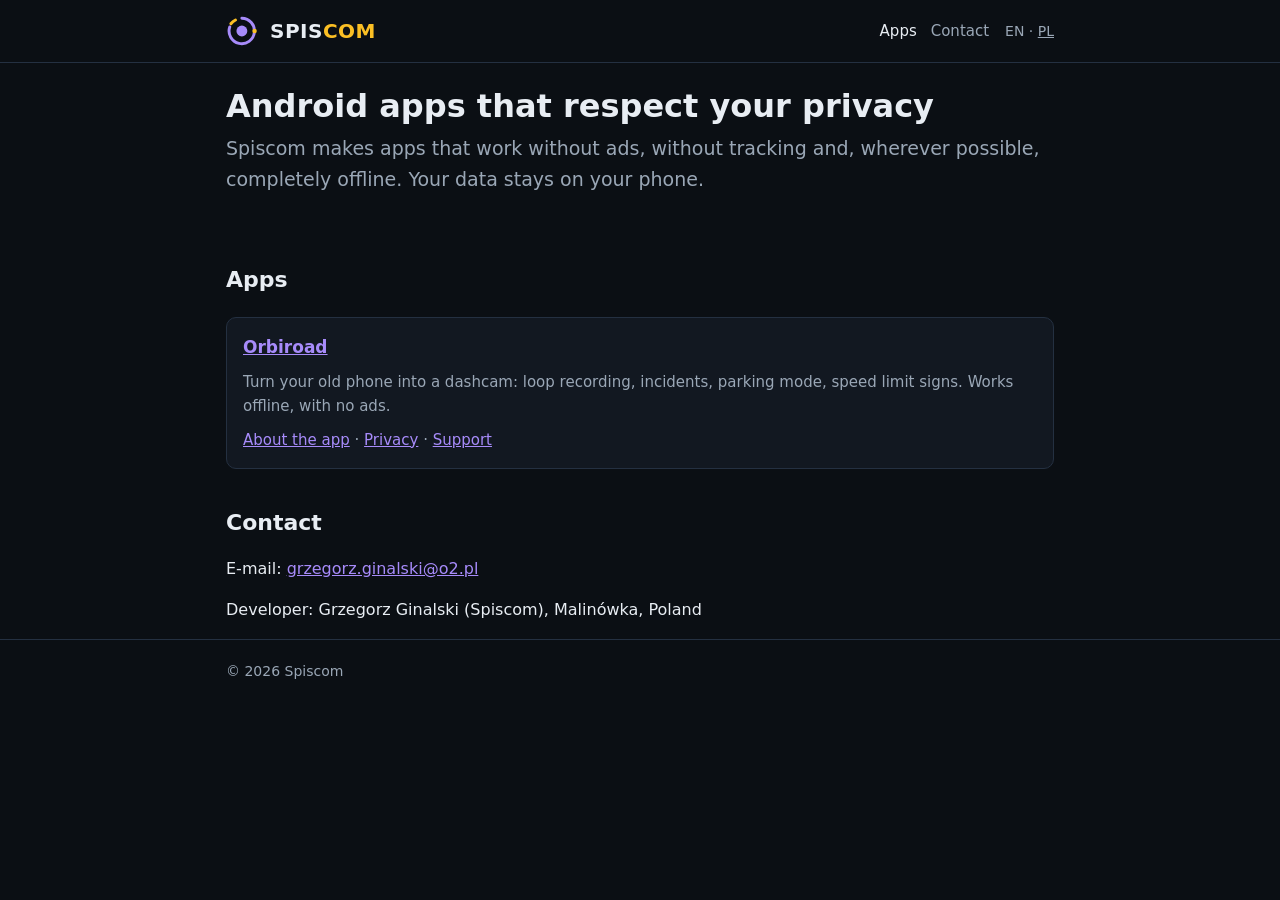
<file: index.html>
<!doctype html>
<html lang="en">
<head>
<meta charset="utf-8">
<meta name="viewport" content="width=device-width, initial-scale=1">
<title>Spiscom – Android apps</title>
<meta name="description" content="Spiscom makes Android apps that respect your privacy: no ads, no tracking, working offline.">
<link rel="icon" href="assets/spiscom-mark.svg" type="image/svg+xml">
<link rel="stylesheet" href="assets/style.css">
<link rel="alternate" hreflang="pl" href="pl/">
</head>
<body>
<header class="site"><div class="wrap">
  <a class="brand" href="./"><img src="assets/spiscom-mark.svg" alt=""><span>SPIS<span style="color:var(--amber)">COM</span></span></a>
  <nav class="main">
    <a href="./" aria-current="page">Apps</a>
    <a href="#contact">Contact</a>
  </nav>
  <span class="lang">EN · <a href="pl/" hreflang="pl">PL</a></span>
</div></header>

<main class="wrap">
  <section class="hero">
    <h1>Android apps that respect your privacy</h1>
    <p class="lead">Spiscom makes apps that work without ads, without tracking and, wherever possible, completely offline. Your data stays on your phone.</p>
  </section>

  <h2>Apps</h2>
  <div class="cards">
    <div class="card">
      <h3><a href="orbiroad/">Orbiroad</a></h3>
      <p>Turn your old phone into a dashcam: loop recording, incidents, parking mode, speed limit signs. Works offline, with no ads.</p>
      <p style="margin-top:10px"><a href="orbiroad/">About the app</a> · <a href="orbiroad/privacy/">Privacy</a> · <a href="orbiroad/support/">Support</a></p>
    </div>
  </div>

  <h2 id="contact">Contact</h2>
  <p>E-mail: <a href="mailto:grzegorz.ginalski@o2.pl">grzegorz.ginalski@o2.pl</a></p>
  <p>Developer: Grzegorz Ginalski (Spiscom), Malinówka, Poland</p>
</main>

<footer class="site"><div class="wrap">
  © 2026 Spiscom
</div></footer>
</body>
</html>
</file>
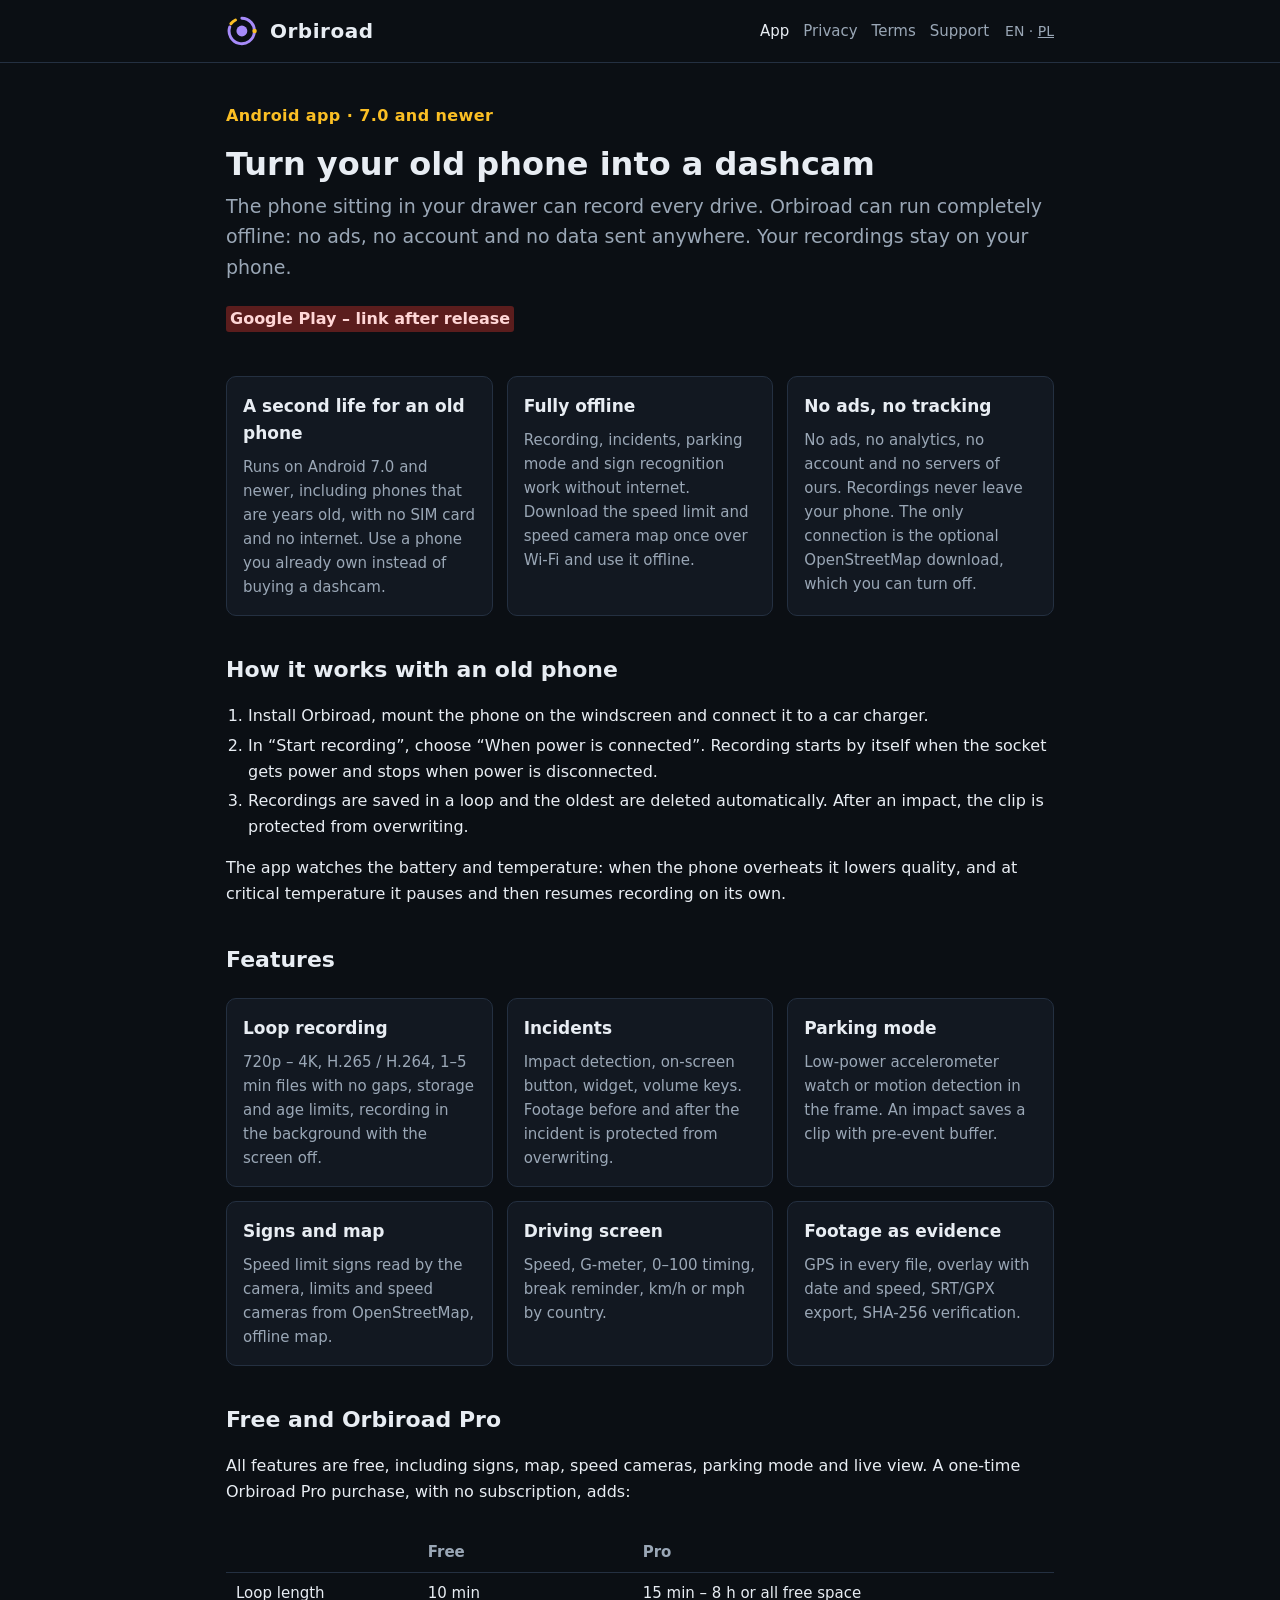
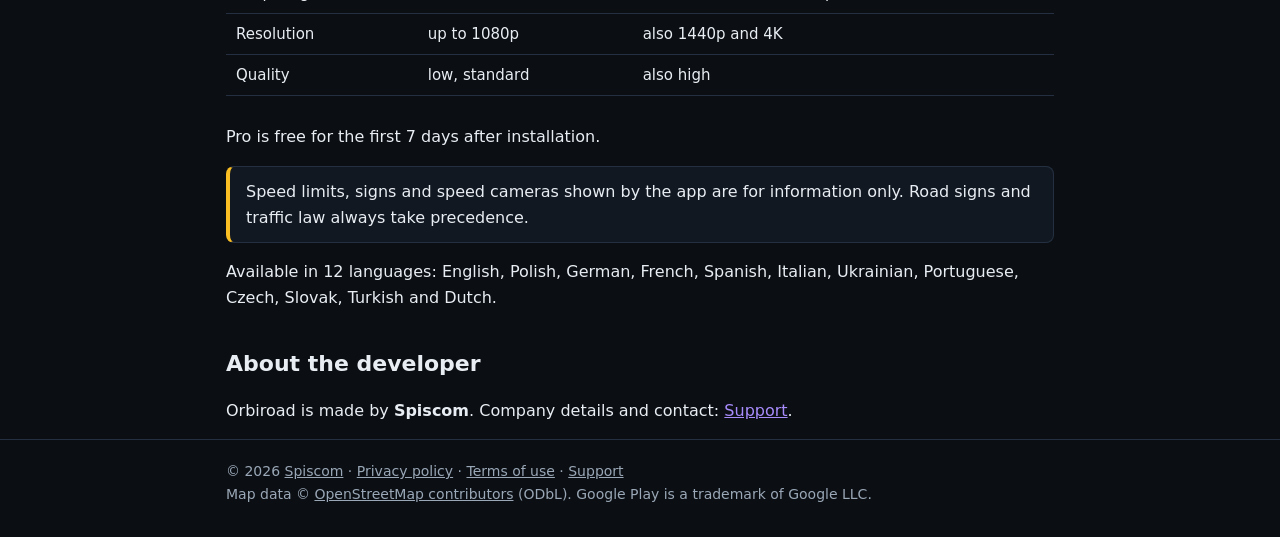
<file: orbiroad/index.html>
<!doctype html>
<html lang="en">
<head>
<meta charset="utf-8">
<meta name="viewport" content="width=device-width, initial-scale=1">
<title>Orbiroad – dashcam for Android · Spiscom</title>
<meta name="description" content="Orbiroad turns an old Android phone into a dashcam. Works offline, with no ads, no account and no uploads: loop recording, incidents, parking mode, speed limit signs and OpenStreetMap data.">
<link rel="icon" href="../assets/spiscom-mark.svg" type="image/svg+xml">
<link rel="stylesheet" href="../assets/style.css">
<link rel="alternate" hreflang="pl" href="pl/">
</head>
<body>
<header class="site"><div class="wrap">
  <a class="brand" href="./"><img src="../assets/spiscom-mark.svg" alt="">Orbiroad</a>
  <nav class="main">
    <a href="./" aria-current="page">App</a>
    <a href="privacy/">Privacy</a>
    <a href="terms/">Terms</a>
    <a href="support/">Support</a>
  </nav>
  <span class="lang">EN · <a href="pl/" hreflang="pl">PL</a></span>
</div></header>

<main class="wrap">
  <section class="hero">
    <p class="tag">Android app · 7.0 and newer</p>
    <h1>Turn your old phone into a dashcam</h1>
    <p class="lead">The phone sitting in your drawer can record every drive. Orbiroad can run completely offline: no ads, no account and no data sent anywhere.
      Your recordings stay on your phone.</p>
    <p><span class="btn todo">Google Play – link after release</span></p>
  </section>

  <div class="cards">
    <div class="card"><h3>A second life for an old phone</h3><p>Runs on Android 7.0 and newer, including phones that are years old, with no SIM card and no internet. Use a phone you already own instead of buying a dashcam.</p></div>
    <div class="card"><h3>Fully offline</h3><p>Recording, incidents, parking mode and sign recognition work without internet. Download the speed limit and speed camera map once over Wi-Fi and use it offline.</p></div>
    <div class="card"><h3>No ads, no tracking</h3><p>No ads, no analytics, no account and no servers of ours. Recordings never leave your phone. The only connection is the optional OpenStreetMap download, which you can turn off.</p></div>
  </div>

  <h2>How it works with an old phone</h2>
  <ol>
    <li>Install Orbiroad, mount the phone on the windscreen and connect it to a car charger.</li>
    <li>In “Start recording”, choose “When power is connected”. Recording starts by itself when the socket gets power and stops when power is disconnected.</li>
    <li>Recordings are saved in a loop and the oldest are deleted automatically. After an impact, the clip is protected from overwriting.</li>
  </ol>
  <p>The app watches the battery and temperature: when the phone overheats it lowers quality, and at critical temperature it pauses and then resumes recording on its own.</p>

  <h2>Features</h2>

  <div class="cards">
    <div class="card"><h3>Loop recording</h3><p>720p – 4K, H.265 / H.264, 1–5 min files with no gaps, storage and age limits, recording in the background with the screen off.</p></div>
    <div class="card"><h3>Incidents</h3><p>Impact detection, on-screen button, widget, volume keys. Footage before and after the incident is protected from overwriting.</p></div>
    <div class="card"><h3>Parking mode</h3><p>Low-power accelerometer watch or motion detection in the frame. An impact saves a clip with pre-event buffer.</p></div>
    <div class="card"><h3>Signs and map</h3><p>Speed limit signs read by the camera, limits and speed cameras from OpenStreetMap, offline map.</p></div>
    <div class="card"><h3>Driving screen</h3><p>Speed, G-meter, 0–100 timing, break reminder, km/h or mph by country.</p></div>
    <div class="card"><h3>Footage as evidence</h3><p>GPS in every file, overlay with date and speed, SRT/GPX export, SHA-256 verification.</p></div>
  </div>

  <h2>Free and Orbiroad Pro</h2>
  <p>All features are free, including signs, map, speed cameras, parking mode and live view. A one-time Orbiroad Pro purchase, with no subscription, adds:</p>
  <div class="table-scroll"><table>
    <tr><th></th><th>Free</th><th>Pro</th></tr>
    <tr><td>Loop length</td><td>10 min</td><td>15 min – 8 h or all free space</td></tr>
    <tr><td>Resolution</td><td>up to 1080p</td><td>also 1440p and 4K</td></tr>
    <tr><td>Quality</td><td>low, standard</td><td>also high</td></tr>
  </table></div>
  <p>Pro is free for the first 7 days after installation.</p>

  <div class="box warn">Speed limits, signs and speed cameras shown by the app are for information only. Road signs and traffic law always take precedence.</div>

  <p>Available in 12 languages: English, Polish, German, French, Spanish, Italian, Ukrainian, Portuguese, Czech, Slovak, Turkish and Dutch.</p>

  <h2>About the developer</h2>
  <p>Orbiroad is made by <strong>Spiscom</strong>. Company details and contact: <a href="support/#contact">Support</a>.</p>
</main>

<footer class="site"><div class="wrap">
  © 2026 <a href="../">Spiscom</a> · <a href="privacy/">Privacy policy</a> · <a href="terms/">Terms of use</a> · <a href="support/">Support</a><br>
  Map data © <a href="https://www.openstreetmap.org/copyright">OpenStreetMap contributors</a> (ODbL). Google Play is a trademark of Google LLC.
</div></footer>
</body>
</html>
</file>
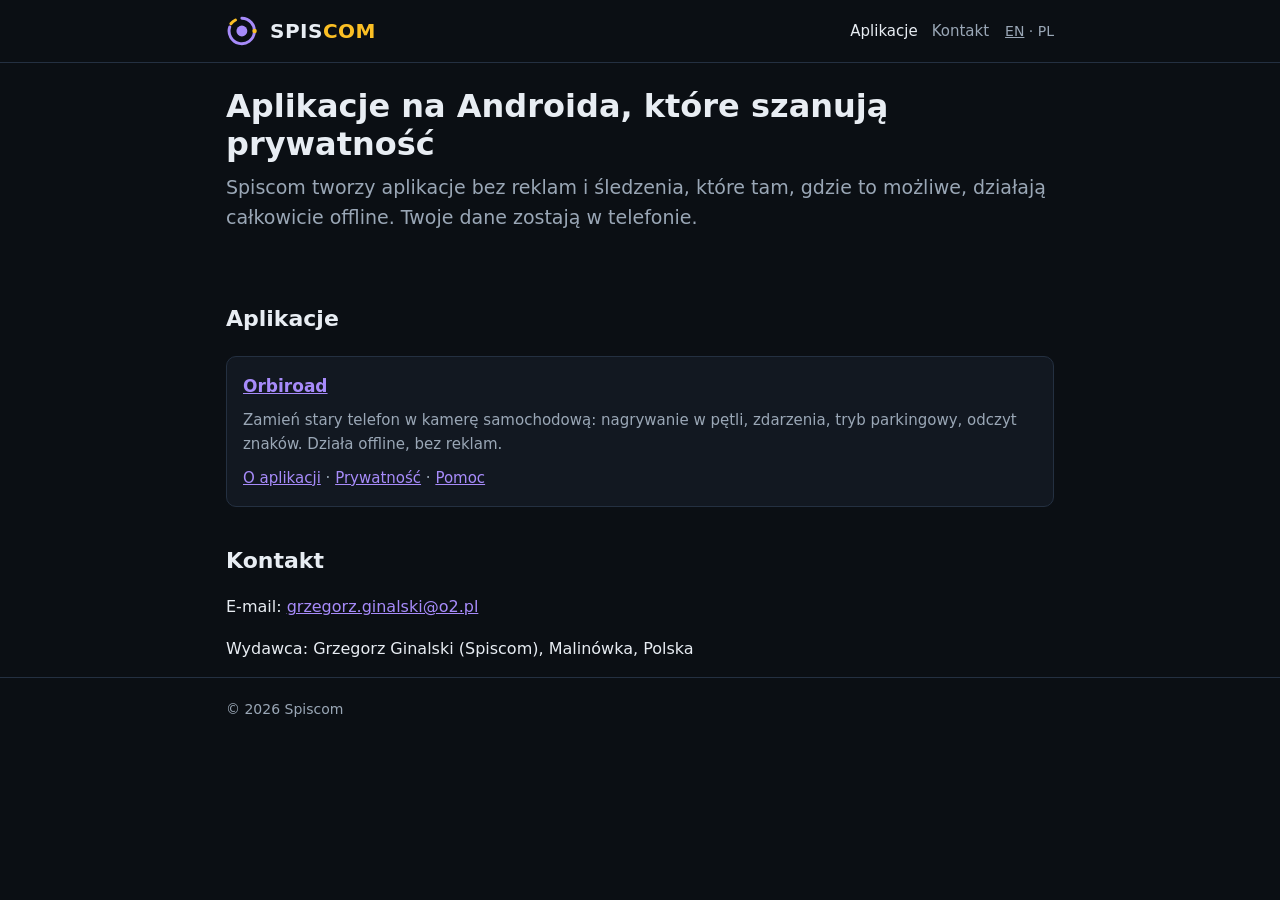
<file: pl/index.html>
<!doctype html>
<html lang="pl">
<head>
<meta charset="utf-8">
<meta name="viewport" content="width=device-width, initial-scale=1">
<title>Spiscom – aplikacje na Androida</title>
<meta name="description" content="Spiscom tworzy aplikacje na Androida, które szanują prywatność: bez reklam, bez śledzenia, działające offline.">
<link rel="icon" href="../assets/spiscom-mark.svg" type="image/svg+xml">
<link rel="stylesheet" href="../assets/style.css">
<link rel="alternate" hreflang="en" href="../">
</head>
<body>
<header class="site"><div class="wrap">
  <a class="brand" href="./"><img src="../assets/spiscom-mark.svg" alt=""><span>SPIS<span style="color:var(--amber)">COM</span></span></a>
  <nav class="main">
    <a href="./" aria-current="page">Aplikacje</a>
    <a href="#kontakt">Kontakt</a>
  </nav>
  <span class="lang"><a href="../" hreflang="en">EN</a> · PL</span>
</div></header>

<main class="wrap">
  <section class="hero">
    <h1>Aplikacje na Androida, które szanują prywatność</h1>
    <p class="lead">Spiscom tworzy aplikacje bez reklam i śledzenia, które tam, gdzie to możliwe, działają całkowicie offline. Twoje dane zostają w telefonie.</p>
  </section>

  <h2>Aplikacje</h2>
  <div class="cards">
    <div class="card">
      <h3><a href="../orbiroad/pl/">Orbiroad</a></h3>
      <p>Zamień stary telefon w kamerę samochodową: nagrywanie w pętli, zdarzenia, tryb parkingowy, odczyt znaków. Działa offline, bez reklam.</p>
      <p style="margin-top:10px"><a href="../orbiroad/pl/">O aplikacji</a> · <a href="../orbiroad/pl/privacy/">Prywatność</a> · <a href="../orbiroad/pl/support/">Pomoc</a></p>
    </div>
  </div>

  <h2 id="kontakt">Kontakt</h2>
  <p>E-mail: <a href="mailto:grzegorz.ginalski@o2.pl">grzegorz.ginalski@o2.pl</a></p>
  <p>Wydawca: Grzegorz Ginalski (Spiscom), Malinówka, Polska</p>
</main>

<footer class="site"><div class="wrap">
  © 2026 Spiscom
</div></footer>
</body>
</html>
</file>
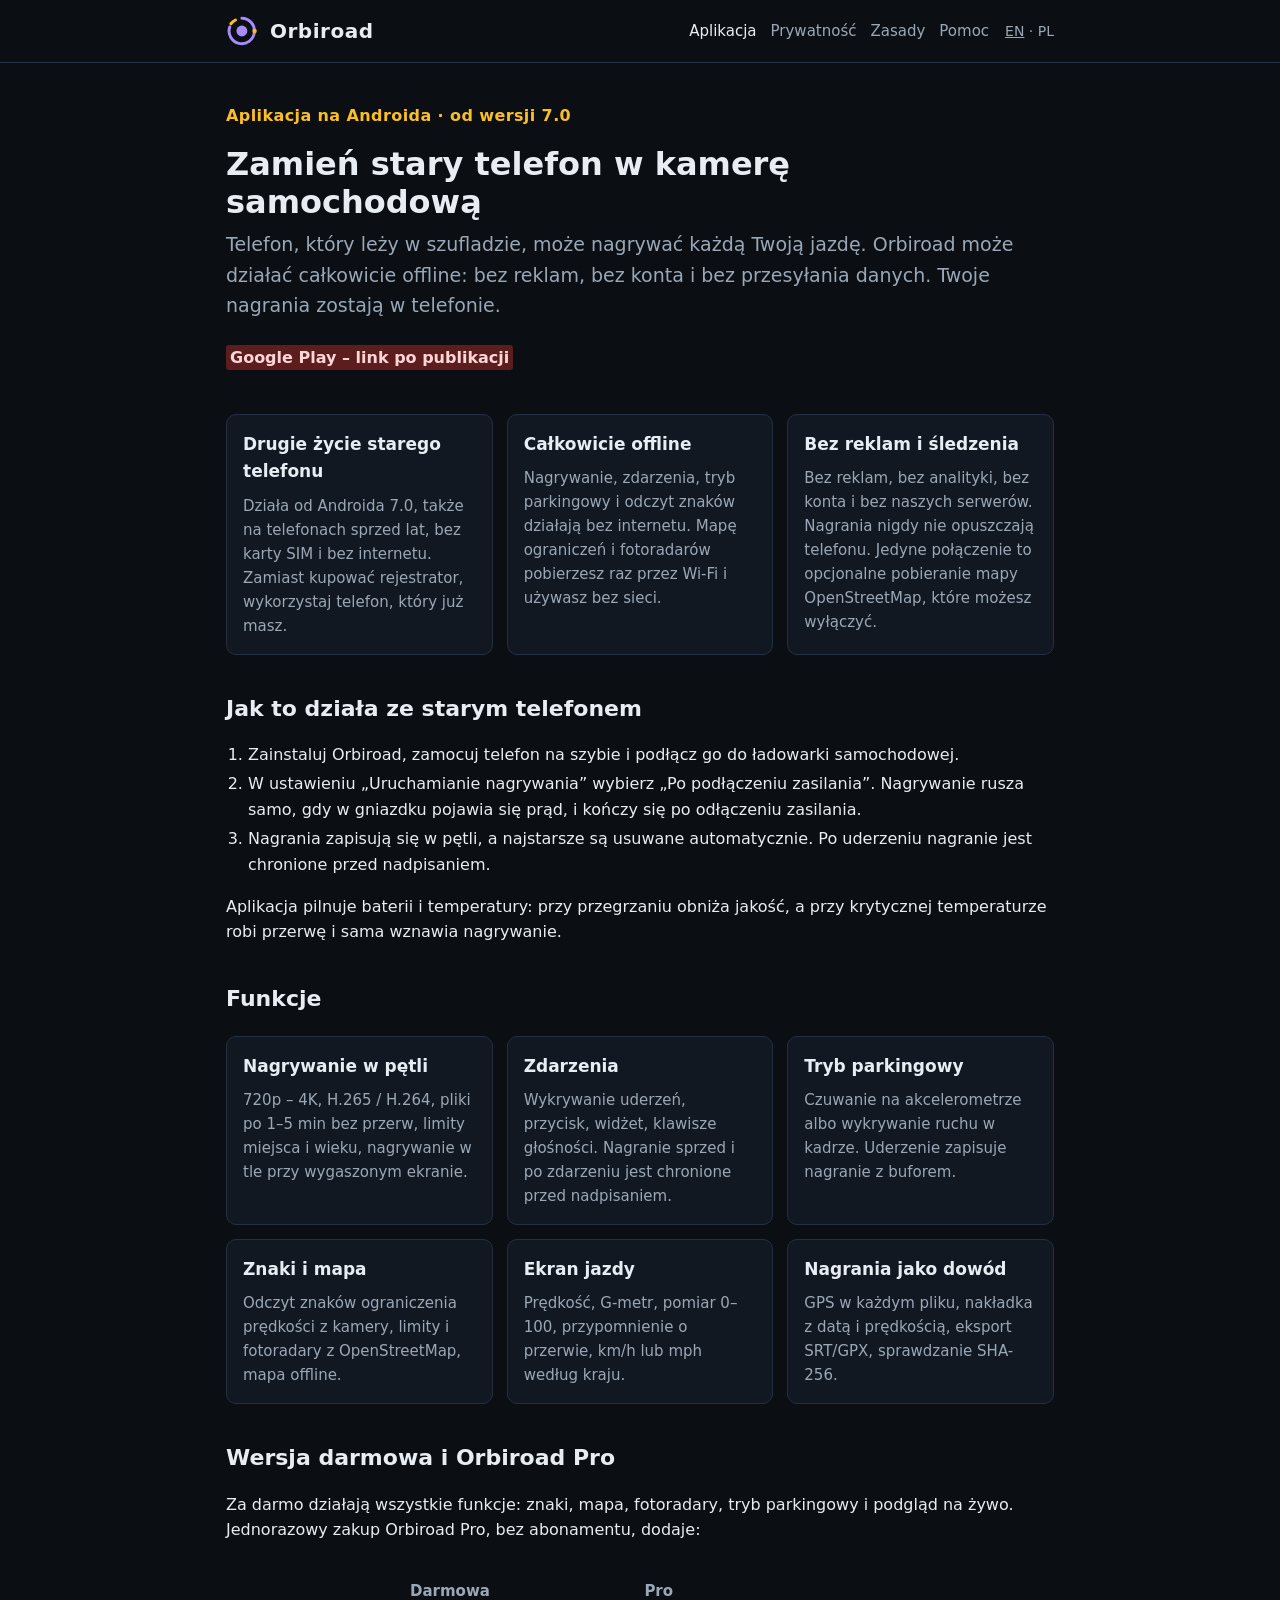
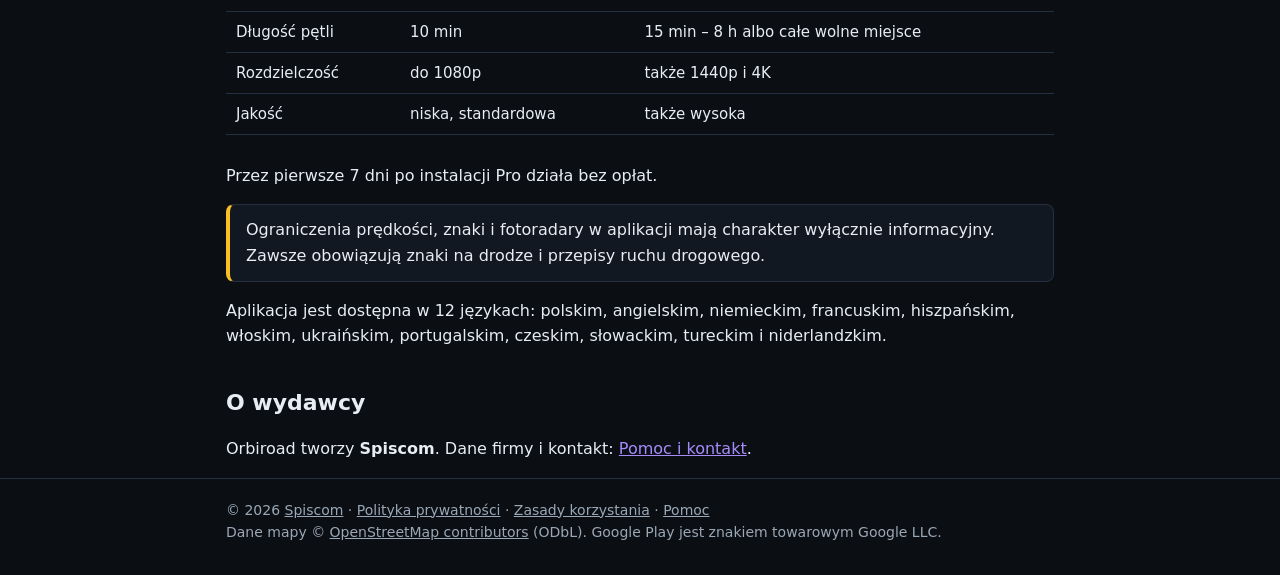
<file: orbiroad/pl/index.html>
<!doctype html>
<html lang="pl">
<head>
<meta charset="utf-8">
<meta name="viewport" content="width=device-width, initial-scale=1">
<title>Orbiroad – wideorejestrator na Androida · Spiscom</title>
<meta name="description" content="Orbiroad zamienia stary telefon z Androidem w kamerę samochodową. Działa offline, bez reklam, bez konta i bez przesyłania nagrań: pętla, zdarzenia, tryb parkingowy, odczyt znaków i mapa OpenStreetMap.">
<link rel="icon" href="../../assets/spiscom-mark.svg" type="image/svg+xml">
<link rel="stylesheet" href="../../assets/style.css">
</head>
<body>
<header class="site"><div class="wrap">
  <a class="brand" href="./"><img src="../../assets/spiscom-mark.svg" alt="">Orbiroad</a>
  <nav class="main">
    <a href="./" aria-current="page">Aplikacja</a>
    <a href="privacy/">Prywatność</a>
    <a href="terms/">Zasady</a>
    <a href="support/">Pomoc</a>
  </nav>
  <span class="lang"><a href="../" hreflang="en">EN</a> · PL</span>
</div></header>

<main class="wrap">
  <section class="hero">
    <p class="tag">Aplikacja na Androida · od wersji 7.0</p>
    <h1>Zamień stary telefon w kamerę samochodową</h1>
    <p class="lead">Telefon, który leży w szufladzie, może nagrywać każdą Twoją jazdę. Orbiroad może działać całkowicie offline: bez reklam, bez konta i bez przesyłania danych.
      Twoje nagrania zostają w telefonie.</p>
    <p><span class="btn todo">Google Play – link po publikacji</span></p>
  </section>

  <div class="cards">
    <div class="card"><h3>Drugie życie starego telefonu</h3><p>Działa od Androida 7.0, także na telefonach sprzed lat, bez karty SIM i bez internetu. Zamiast kupować rejestrator, wykorzystaj telefon, który już masz.</p></div>
    <div class="card"><h3>Całkowicie offline</h3><p>Nagrywanie, zdarzenia, tryb parkingowy i odczyt znaków działają bez internetu. Mapę ograniczeń i fotoradarów pobierzesz raz przez Wi-Fi i używasz bez sieci.</p></div>
    <div class="card"><h3>Bez reklam i śledzenia</h3><p>Bez reklam, bez analityki, bez konta i bez naszych serwerów. Nagrania nigdy nie opuszczają telefonu. Jedyne połączenie to opcjonalne pobieranie mapy OpenStreetMap, które możesz wyłączyć.</p></div>
  </div>

  <h2>Jak to działa ze starym telefonem</h2>
  <ol>
    <li>Zainstaluj Orbiroad, zamocuj telefon na szybie i podłącz go do ładowarki samochodowej.</li>
    <li>W ustawieniu „Uruchamianie nagrywania” wybierz „Po podłączeniu zasilania”. Nagrywanie rusza samo, gdy w gniazdku pojawia się prąd, i kończy się po odłączeniu zasilania.</li>
    <li>Nagrania zapisują się w pętli, a najstarsze są usuwane automatycznie. Po uderzeniu nagranie jest chronione przed nadpisaniem.</li>
  </ol>
  <p>Aplikacja pilnuje baterii i temperatury: przy przegrzaniu obniża jakość, a przy krytycznej temperaturze robi przerwę i sama wznawia nagrywanie.</p>

  <h2>Funkcje</h2>

  <div class="cards">
    <div class="card"><h3>Nagrywanie w pętli</h3><p>720p – 4K, H.265 / H.264, pliki po 1–5 min bez przerw, limity miejsca i wieku, nagrywanie w tle przy wygaszonym ekranie.</p></div>
    <div class="card"><h3>Zdarzenia</h3><p>Wykrywanie uderzeń, przycisk, widżet, klawisze głośności. Nagranie sprzed i po zdarzeniu jest chronione przed nadpisaniem.</p></div>
    <div class="card"><h3>Tryb parkingowy</h3><p>Czuwanie na akcelerometrze albo wykrywanie ruchu w kadrze. Uderzenie zapisuje nagranie z buforem.</p></div>
    <div class="card"><h3>Znaki i mapa</h3><p>Odczyt znaków ograniczenia prędkości z kamery, limity i fotoradary z OpenStreetMap, mapa offline.</p></div>
    <div class="card"><h3>Ekran jazdy</h3><p>Prędkość, G-metr, pomiar 0–100, przypomnienie o przerwie, km/h lub mph według kraju.</p></div>
    <div class="card"><h3>Nagrania jako dowód</h3><p>GPS w każdym pliku, nakładka z datą i prędkością, eksport SRT/GPX, sprawdzanie SHA-256.</p></div>
  </div>

  <h2>Wersja darmowa i Orbiroad Pro</h2>
  <p>Za darmo działają wszystkie funkcje: znaki, mapa, fotoradary, tryb parkingowy i podgląd na żywo. Jednorazowy zakup Orbiroad Pro, bez abonamentu, dodaje:</p>
  <div class="table-scroll"><table>
    <tr><th></th><th>Darmowa</th><th>Pro</th></tr>
    <tr><td>Długość pętli</td><td>10 min</td><td>15 min – 8 h albo całe wolne miejsce</td></tr>
    <tr><td>Rozdzielczość</td><td>do 1080p</td><td>także 1440p i 4K</td></tr>
    <tr><td>Jakość</td><td>niska, standardowa</td><td>także wysoka</td></tr>
  </table></div>
  <p>Przez pierwsze 7 dni po instalacji Pro działa bez opłat.</p>

  <div class="box warn">Ograniczenia prędkości, znaki i fotoradary w aplikacji mają charakter wyłącznie informacyjny. Zawsze obowiązują znaki na drodze i przepisy ruchu drogowego.</div>

  <p>Aplikacja jest dostępna w 12 językach: polskim, angielskim, niemieckim, francuskim, hiszpańskim, włoskim, ukraińskim, portugalskim, czeskim, słowackim, tureckim i niderlandzkim.</p>

  <h2>O wydawcy</h2>
  <p>Orbiroad tworzy <strong>Spiscom</strong>. Dane firmy i kontakt: <a href="support/#kontakt">Pomoc i kontakt</a>.</p>
</main>

<footer class="site"><div class="wrap">
  © 2026 <a href="../../pl/">Spiscom</a> · <a href="privacy/">Polityka prywatności</a> · <a href="terms/">Zasady korzystania</a> · <a href="support/">Pomoc</a><br>
  Dane mapy © <a href="https://www.openstreetmap.org/copyright">OpenStreetMap contributors</a> (ODbL). Google Play jest znakiem towarowym Google LLC.
</div></footer>
</body>
</html>
</file>
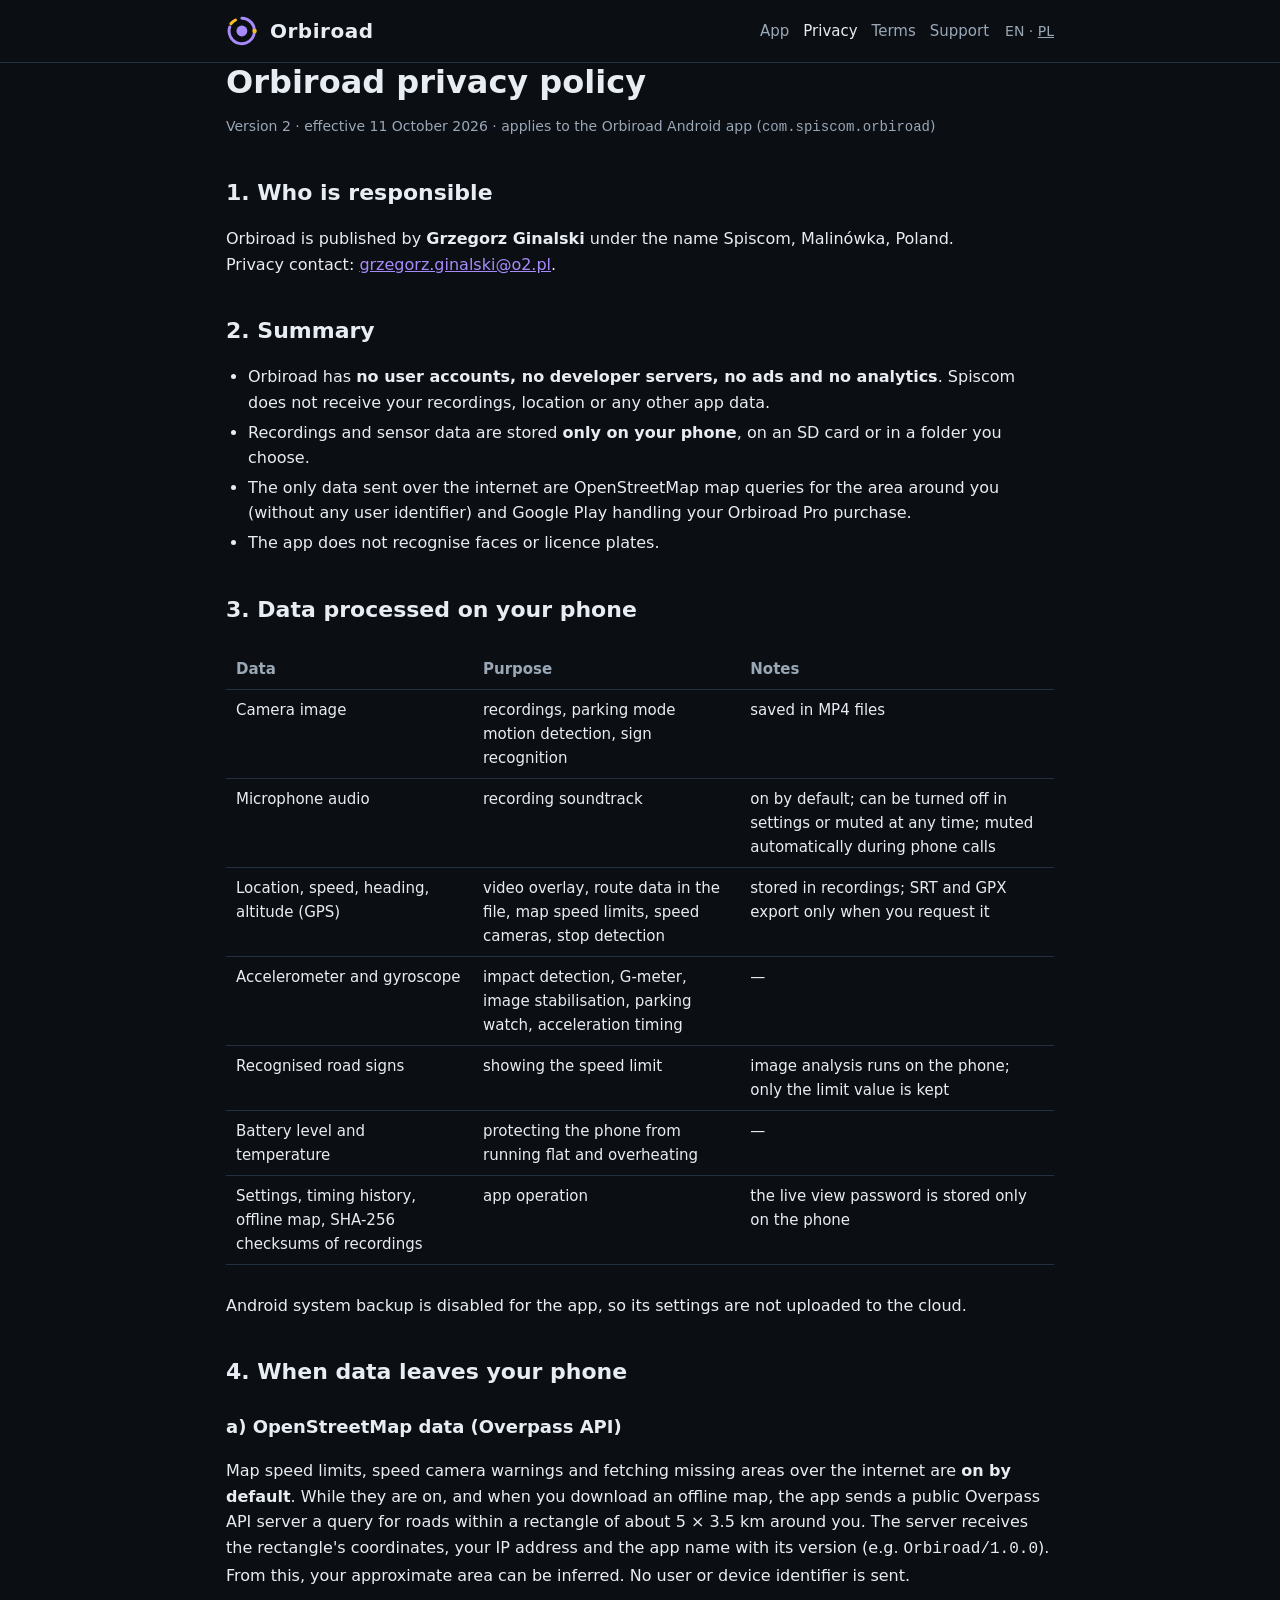
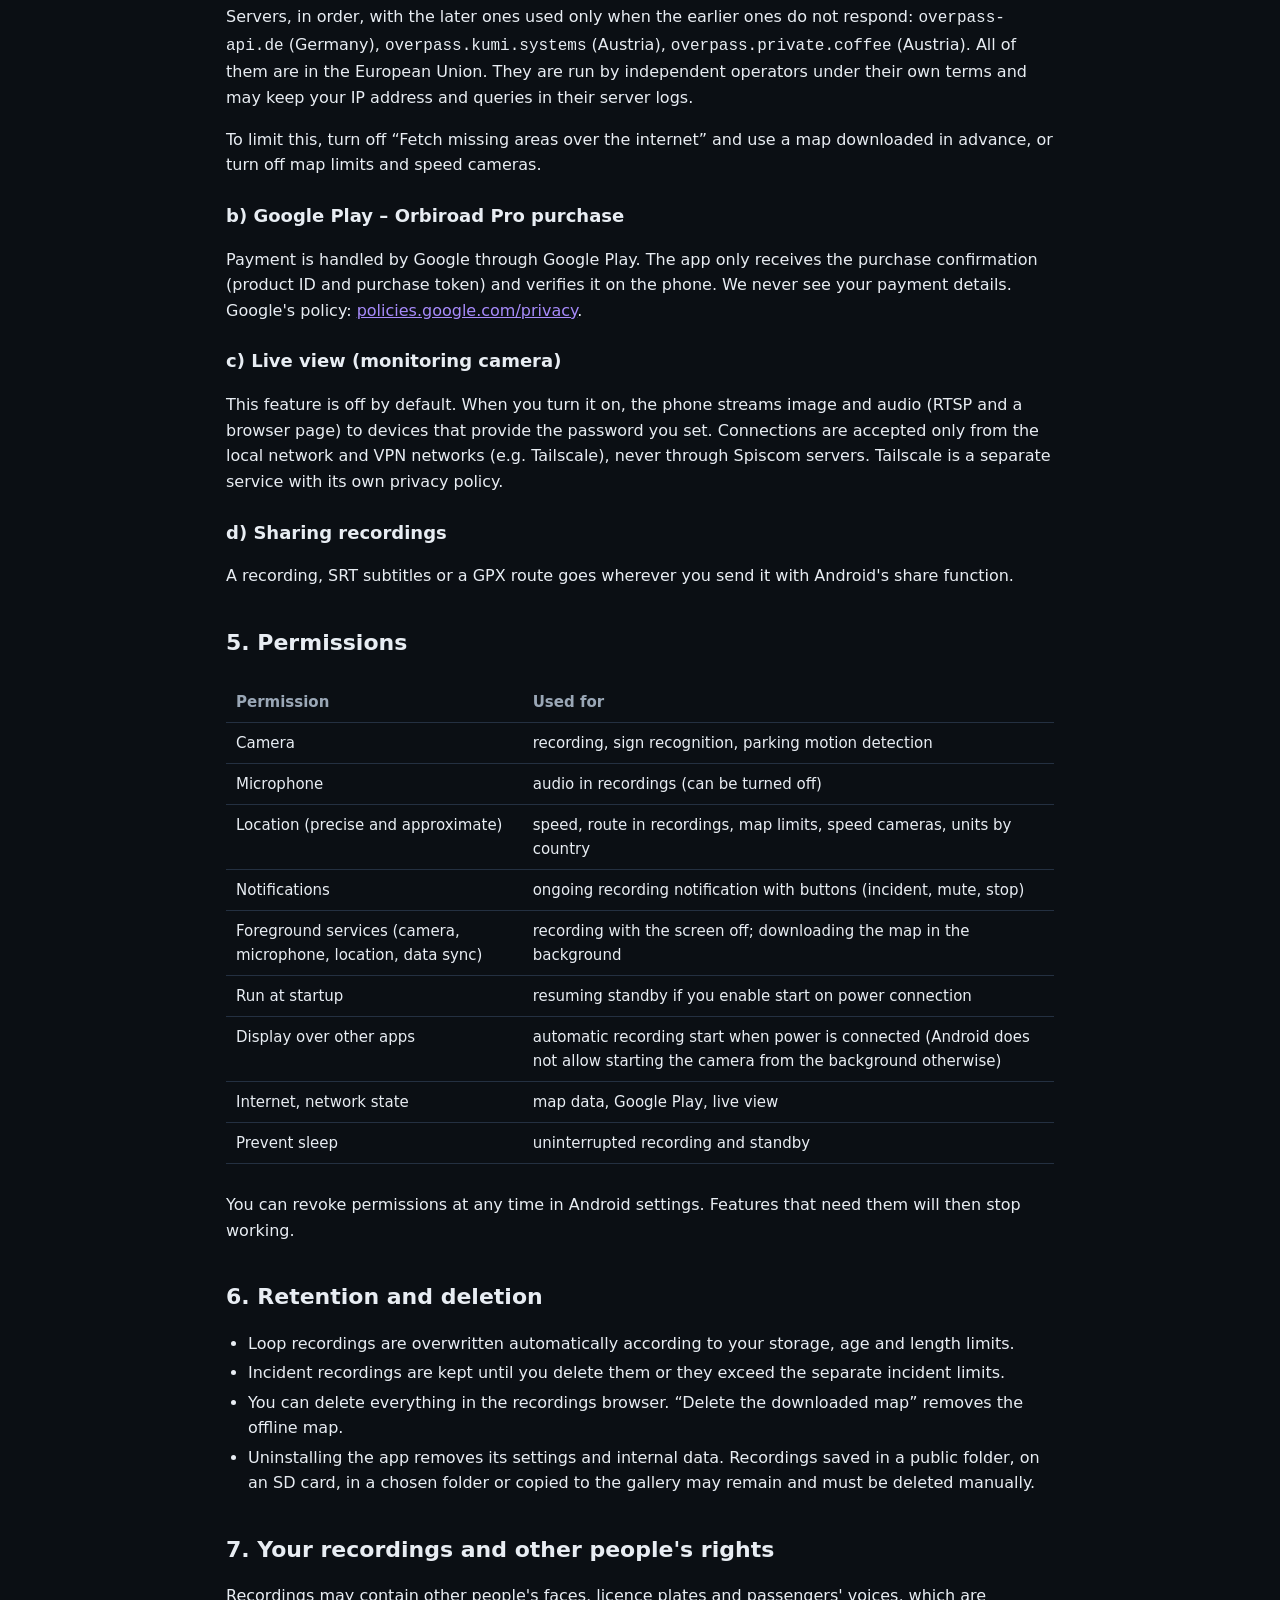
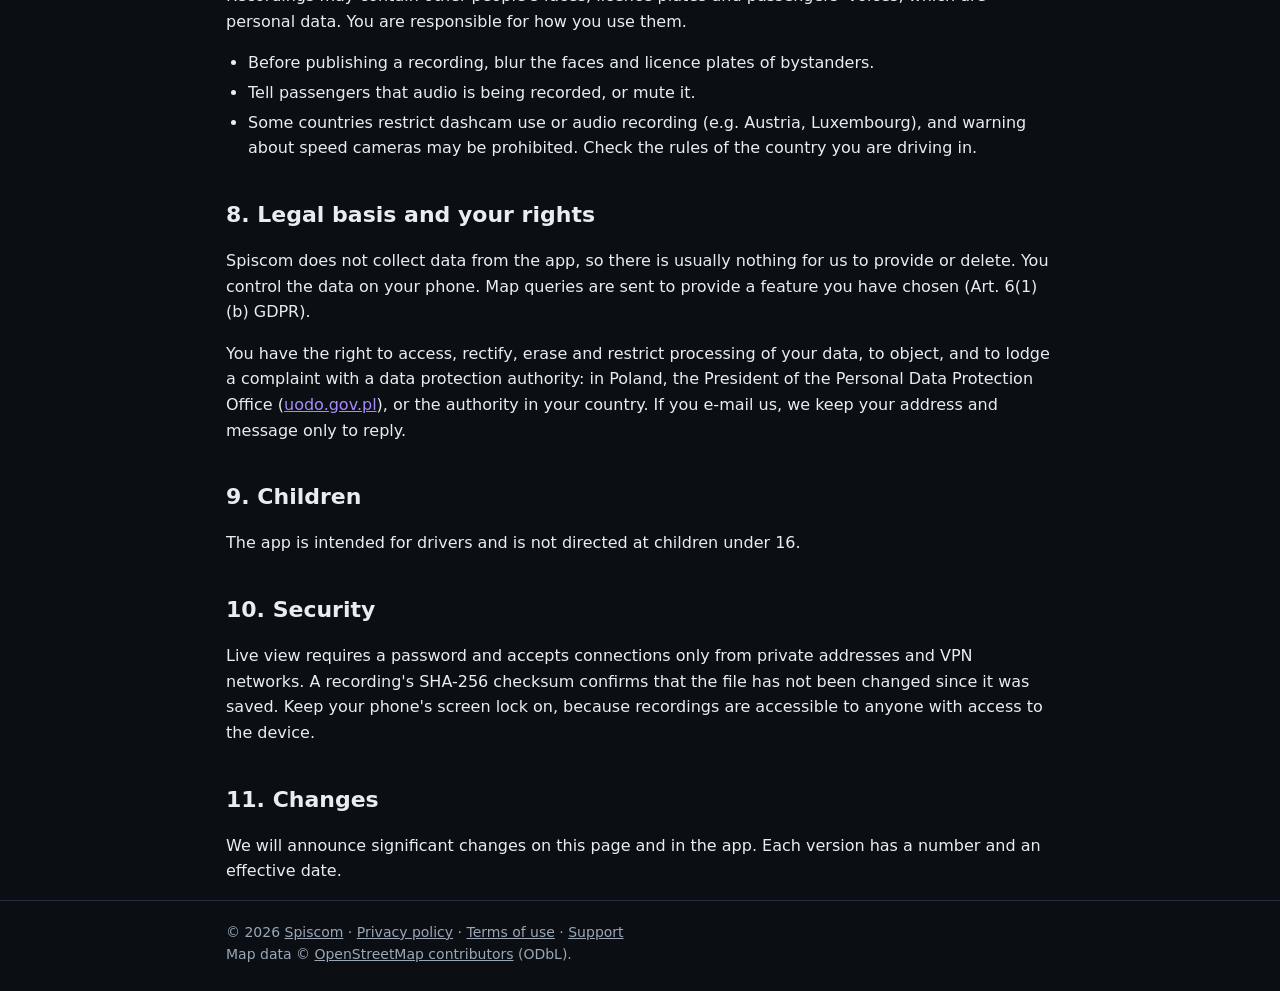
<file: orbiroad/privacy/index.html>
<!doctype html>
<html lang="en">
<head>
<meta charset="utf-8">
<meta name="viewport" content="width=device-width, initial-scale=1">
<title>Privacy policy – Orbiroad</title>
<meta name="description" content="What data the Orbiroad app processes, where it is stored and when it leaves the phone.">
<link rel="icon" href="../../assets/spiscom-mark.svg" type="image/svg+xml">
<link rel="stylesheet" href="../../assets/style.css">
<link rel="alternate" hreflang="pl" href="../pl/privacy/">
</head>
<body>
<header class="site"><div class="wrap">
  <a class="brand" href="../"><img src="../../assets/spiscom-mark.svg" alt="">Orbiroad</a>
  <nav class="main">
    <a href="../">App</a>
    <a href="./" aria-current="page">Privacy</a>
    <a href="../terms/">Terms</a>
    <a href="../support/">Support</a>
  </nav>
  <span class="lang">EN · <a href="../pl/privacy/" hreflang="pl">PL</a></span>
</div></header>

<main class="wrap">
  <h1>Orbiroad privacy policy</h1>
  <p class="meta">Version 2 · effective 11 October 2026 · applies to the Orbiroad Android app (<code>com.spiscom.orbiroad</code>)</p>

  <h2>1. Who is responsible</h2>
  <p>Orbiroad is published by <strong>Grzegorz Ginalski</strong> under the name Spiscom, Malinówka, Poland.<br>
  Privacy contact: <a href="mailto:grzegorz.ginalski@o2.pl">grzegorz.ginalski@o2.pl</a>.</p>

  <h2>2. Summary</h2>
  <ul>
    <li>Orbiroad has <strong>no user accounts, no developer servers, no ads and no analytics</strong>. Spiscom does not receive your recordings, location or any other app data.</li>
    <li>Recordings and sensor data are stored <strong>only on your phone</strong>, on an SD card or in a folder you choose.</li>
    <li>The only data sent over the internet are OpenStreetMap map queries for the area around you (without any user identifier) and Google Play handling your Orbiroad Pro purchase.</li>
    <li>The app does not recognise faces or licence plates.</li>
  </ul>

  <h2>3. Data processed on your phone</h2>
  <div class="table-scroll"><table>
    <tr><th>Data</th><th>Purpose</th><th>Notes</th></tr>
    <tr><td>Camera image</td><td>recordings, parking mode motion detection, sign recognition</td><td>saved in MP4 files</td></tr>
    <tr><td>Microphone audio</td><td>recording soundtrack</td><td>on by default; can be turned off in settings or muted at any time; muted automatically during phone calls</td></tr>
    <tr><td>Location, speed, heading, altitude (GPS)</td><td>video overlay, route data in the file, map speed limits, speed cameras, stop detection</td><td>stored in recordings; SRT and GPX export only when you request it</td></tr>
    <tr><td>Accelerometer and gyroscope</td><td>impact detection, G-meter, image stabilisation, parking watch, acceleration timing</td><td>—</td></tr>
    <tr><td>Recognised road signs</td><td>showing the speed limit</td><td>image analysis runs on the phone; only the limit value is kept</td></tr>
    <tr><td>Battery level and temperature</td><td>protecting the phone from running flat and overheating</td><td>—</td></tr>
    <tr><td>Settings, timing history, offline map, SHA-256 checksums of recordings</td><td>app operation</td><td>the live view password is stored only on the phone</td></tr>
  </table></div>
  <p>Android system backup is disabled for the app, so its settings are not uploaded to the cloud.</p>

  <h2>4. When data leaves your phone</h2>
  <h3>a) OpenStreetMap data (Overpass API)</h3>
  <p>Map speed limits, speed camera warnings and fetching missing areas over the internet are <strong>on by default</strong>. While they are on, and when you download an offline map, the app sends a public Overpass API server a query for roads within a rectangle of about 5 × 3.5 km around you.
  The server receives the rectangle's coordinates, your IP address and the app name with its version (e.g. <code>Orbiroad/1.0.0</code>). From this, your approximate area can be inferred.
  No user or device identifier is sent.</p>
  <p>Servers, in order, with the later ones used only when the earlier ones do not respond: <code>overpass-api.de</code> (Germany), <code>overpass.kumi.systems</code> (Austria), <code>overpass.private.coffee</code> (Austria).
  All of them are in the European Union. They are run by independent operators under their own terms and may keep your IP address and queries in their server logs.</p>
  <p>To limit this, turn off “Fetch missing areas over the internet” and use a map downloaded in advance, or turn off map limits and speed cameras.</p>

  <h3>b) Google Play – Orbiroad Pro purchase</h3>
  <p>Payment is handled by Google through Google Play. The app only receives the purchase confirmation (product ID and purchase token) and verifies it on the phone. We never see your payment details.
  Google's policy: <a href="https://policies.google.com/privacy">policies.google.com/privacy</a>.</p>

  <h3>c) Live view (monitoring camera)</h3>
  <p>This feature is off by default. When you turn it on, the phone streams image and audio (RTSP and a browser page) to devices that provide the password you set.
  Connections are accepted only from the local network and VPN networks (e.g. Tailscale), never through Spiscom servers. Tailscale is a separate service with its own privacy policy.</p>

  <h3>d) Sharing recordings</h3>
  <p>A recording, SRT subtitles or a GPX route goes wherever you send it with Android's share function.</p>

  <h2>5. Permissions</h2>
  <div class="table-scroll"><table>
    <tr><th>Permission</th><th>Used for</th></tr>
    <tr><td>Camera</td><td>recording, sign recognition, parking motion detection</td></tr>
    <tr><td>Microphone</td><td>audio in recordings (can be turned off)</td></tr>
    <tr><td>Location (precise and approximate)</td><td>speed, route in recordings, map limits, speed cameras, units by country</td></tr>
    <tr><td>Notifications</td><td>ongoing recording notification with buttons (incident, mute, stop)</td></tr>
    <tr><td>Foreground services (camera, microphone, location, data sync)</td><td>recording with the screen off; downloading the map in the background</td></tr>
    <tr><td>Run at startup</td><td>resuming standby if you enable start on power connection</td></tr>
    <tr><td>Display over other apps</td><td>automatic recording start when power is connected (Android does not allow starting the camera from the background otherwise)</td></tr>
    <tr><td>Internet, network state</td><td>map data, Google Play, live view</td></tr>
    <tr><td>Prevent sleep</td><td>uninterrupted recording and standby</td></tr>
  </table></div>
  <p>You can revoke permissions at any time in Android settings. Features that need them will then stop working.</p>

  <h2>6. Retention and deletion</h2>
  <ul>
    <li>Loop recordings are overwritten automatically according to your storage, age and length limits.</li>
    <li>Incident recordings are kept until you delete them or they exceed the separate incident limits.</li>
    <li>You can delete everything in the recordings browser. “Delete the downloaded map” removes the offline map.</li>
    <li>Uninstalling the app removes its settings and internal data. Recordings saved in a public folder, on an SD card, in a chosen folder or copied to the gallery may remain and must be deleted manually.</li>
  </ul>

  <h2>7. Your recordings and other people's rights</h2>
  <p>Recordings may contain other people's faces, licence plates and passengers' voices, which are personal data. You are responsible for how you use them.</p>
  <ul>
    <li>Before publishing a recording, blur the faces and licence plates of bystanders.</li>
    <li>Tell passengers that audio is being recorded, or mute it.</li>
    <li>Some countries restrict dashcam use or audio recording (e.g. Austria, Luxembourg), and warning about speed cameras may be prohibited. Check the rules of the country you are driving in.</li>
  </ul>

  <h2>8. Legal basis and your rights</h2>
  <p>Spiscom does not collect data from the app, so there is usually nothing for us to provide or delete. You control the data on your phone.
  Map queries are sent to provide a feature you have chosen (Art. 6(1)(b) GDPR).</p>
  <p>You have the right to access, rectify, erase and restrict processing of your data, to object, and to lodge a complaint with a data protection authority: in Poland, the President of the Personal Data Protection Office (<a href="https://uodo.gov.pl/en">uodo.gov.pl</a>), or the authority in your country.
  If you e-mail us, we keep your address and message only to reply.</p>

  <h2>9. Children</h2>
  <p>The app is intended for drivers and is not directed at children under 16.</p>

  <h2>10. Security</h2>
  <p>Live view requires a password and accepts connections only from private addresses and VPN networks. A recording's SHA-256 checksum confirms that the file has not been changed since it was saved.
  Keep your phone's screen lock on, because recordings are accessible to anyone with access to the device.</p>

  <h2>11. Changes</h2>
  <p>We will announce significant changes on this page and in the app. Each version has a number and an effective date.</p>
</main>

<footer class="site"><div class="wrap">
  © 2026 <a href="../../">Spiscom</a> · <a href="./">Privacy policy</a> · <a href="../terms/">Terms of use</a> · <a href="../support/">Support</a><br>
  Map data © <a href="https://www.openstreetmap.org/copyright">OpenStreetMap contributors</a> (ODbL).
</div></footer>
</body>
</html>
</file>
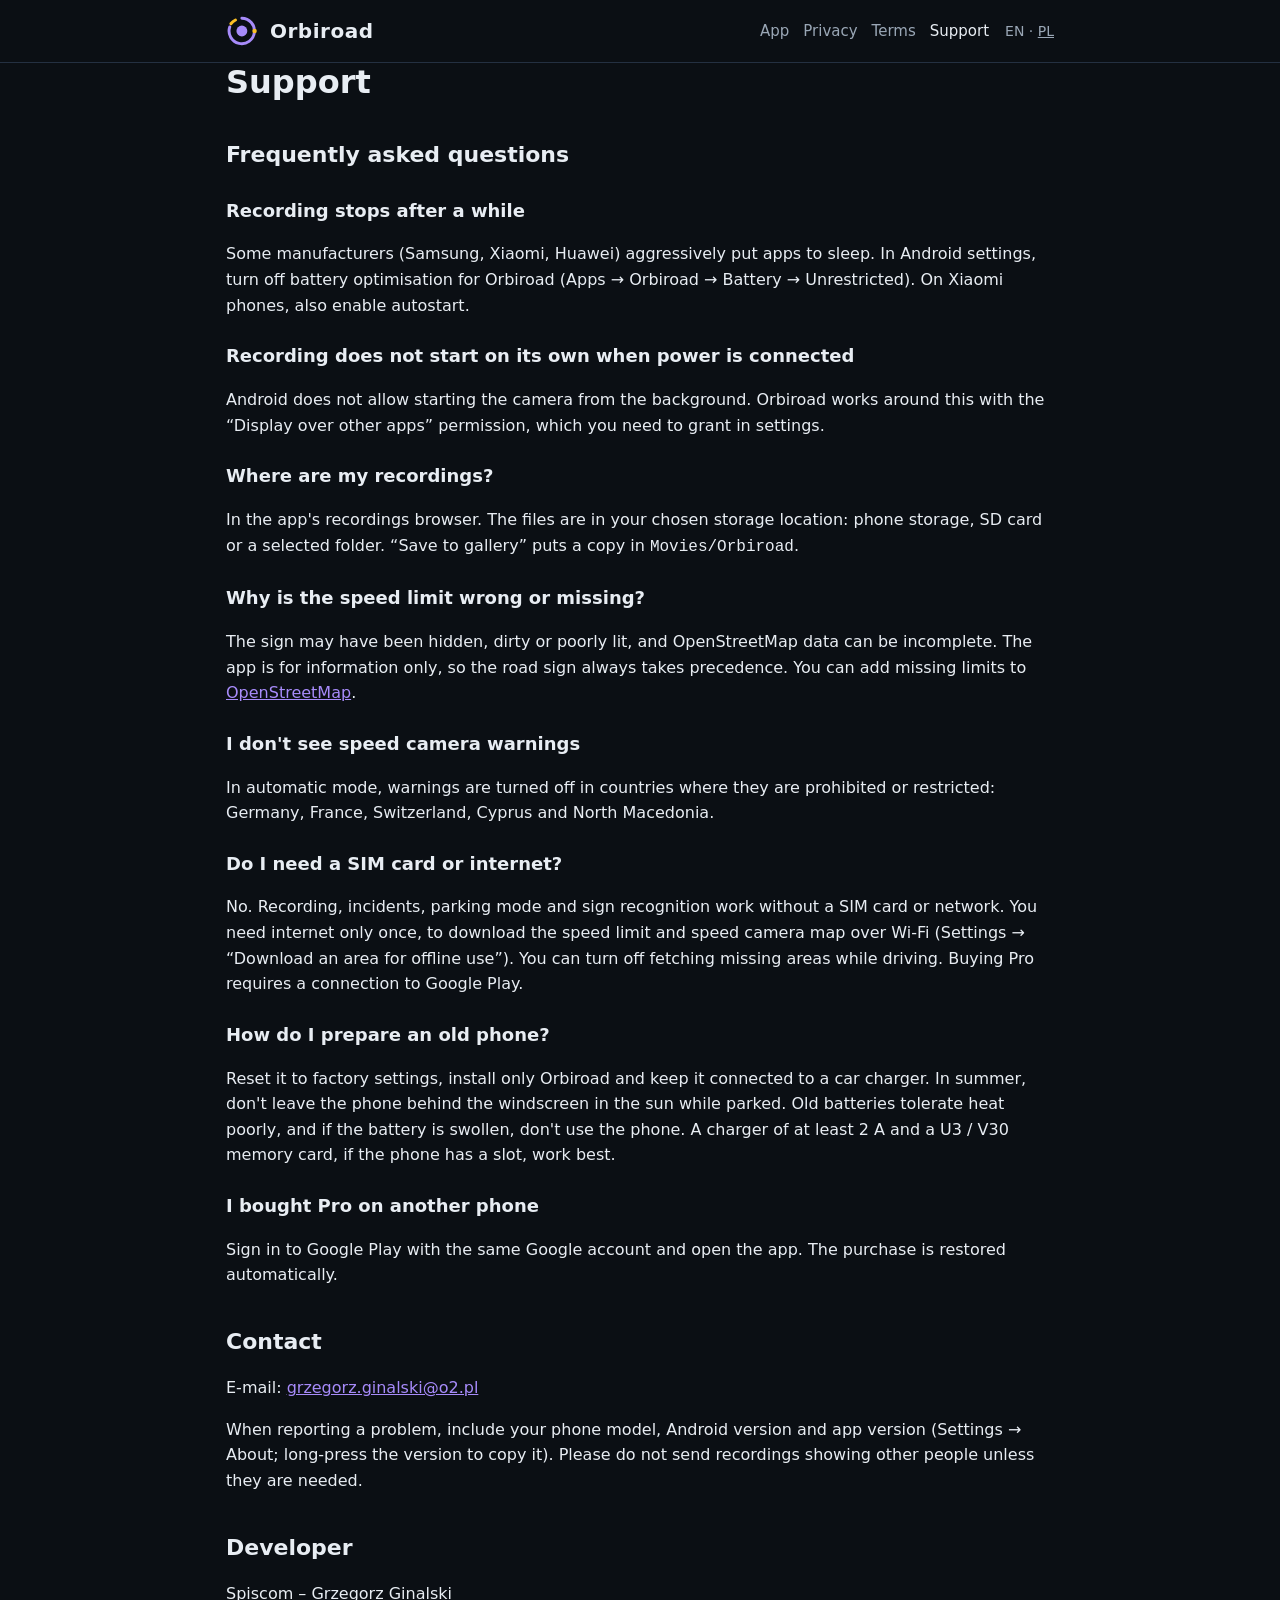
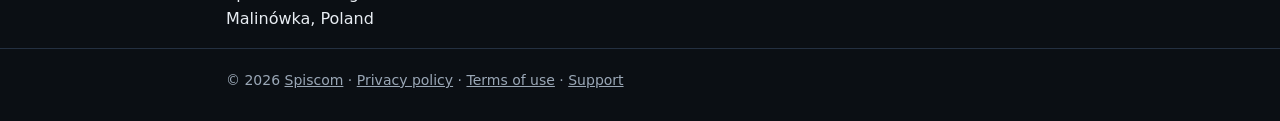
<file: orbiroad/support/index.html>
<!doctype html>
<html lang="en">
<head>
<meta charset="utf-8">
<meta name="viewport" content="width=device-width, initial-scale=1">
<title>Support – Orbiroad</title>
<link rel="icon" href="../../assets/spiscom-mark.svg" type="image/svg+xml">
<link rel="stylesheet" href="../../assets/style.css">
<link rel="alternate" hreflang="pl" href="../pl/support/">
</head>
<body>
<header class="site"><div class="wrap">
  <a class="brand" href="../"><img src="../../assets/spiscom-mark.svg" alt="">Orbiroad</a>
  <nav class="main">
    <a href="../">App</a>
    <a href="../privacy/">Privacy</a>
    <a href="../terms/">Terms</a>
    <a href="./" aria-current="page">Support</a>
  </nav>
  <span class="lang">EN · <a href="../pl/support/" hreflang="pl">PL</a></span>
</div></header>

<main class="wrap">
  <h1>Support</h1>

  <h2>Frequently asked questions</h2>

  <h3>Recording stops after a while</h3>
  <p>Some manufacturers (Samsung, Xiaomi, Huawei) aggressively put apps to sleep. In Android settings, turn off battery optimisation for Orbiroad (Apps → Orbiroad → Battery → Unrestricted).
  On Xiaomi phones, also enable autostart.</p>

  <h3>Recording does not start on its own when power is connected</h3>
  <p>Android does not allow starting the camera from the background. Orbiroad works around this with the “Display over other apps” permission, which you need to grant in settings.</p>

  <h3>Where are my recordings?</h3>
  <p>In the app's recordings browser. The files are in your chosen storage location: phone storage, SD card or a selected folder. “Save to gallery” puts a copy in <code>Movies/Orbiroad</code>.</p>

  <h3>Why is the speed limit wrong or missing?</h3>
  <p>The sign may have been hidden, dirty or poorly lit, and OpenStreetMap data can be incomplete. The app is for information only, so the road sign always takes precedence.
  You can add missing limits to <a href="https://www.openstreetmap.org">OpenStreetMap</a>.</p>

  <h3>I don't see speed camera warnings</h3>
  <p>In automatic mode, warnings are turned off in countries where they are prohibited or restricted: Germany, France, Switzerland, Cyprus and North Macedonia.</p>

  <h3>Do I need a SIM card or internet?</h3>
  <p>No. Recording, incidents, parking mode and sign recognition work without a SIM card or network. You need internet only once, to download the speed limit and speed camera map over Wi-Fi (Settings → “Download an area for offline use”).
  You can turn off fetching missing areas while driving. Buying Pro requires a connection to Google Play.</p>

  <h3>How do I prepare an old phone?</h3>
  <p>Reset it to factory settings, install only Orbiroad and keep it connected to a car charger. In summer, don't leave the phone behind the windscreen in the sun while parked.
  Old batteries tolerate heat poorly, and if the battery is swollen, don't use the phone. A charger of at least 2 A and a U3 / V30 memory card, if the phone has a slot, work best.</p>

  <h3>I bought Pro on another phone</h3>
  <p>Sign in to Google Play with the same Google account and open the app. The purchase is restored automatically.</p>

  <h2 id="contact">Contact</h2>
  <p>E-mail: <a href="mailto:grzegorz.ginalski@o2.pl">grzegorz.ginalski@o2.pl</a></p>
  <p>When reporting a problem, include your phone model, Android version and app version (Settings → About; long-press the version to copy it). Please do not send recordings showing other people unless they are needed.</p>

  <h2>Developer</h2>
  <p>Spiscom – Grzegorz Ginalski<br>
  Malinówka, Poland</p>
</main>

<footer class="site"><div class="wrap">
  © 2026 <a href="../../">Spiscom</a> · <a href="../privacy/">Privacy policy</a> · <a href="../terms/">Terms of use</a> · <a href="./">Support</a>
</div></footer>
</body>
</html>
</file>
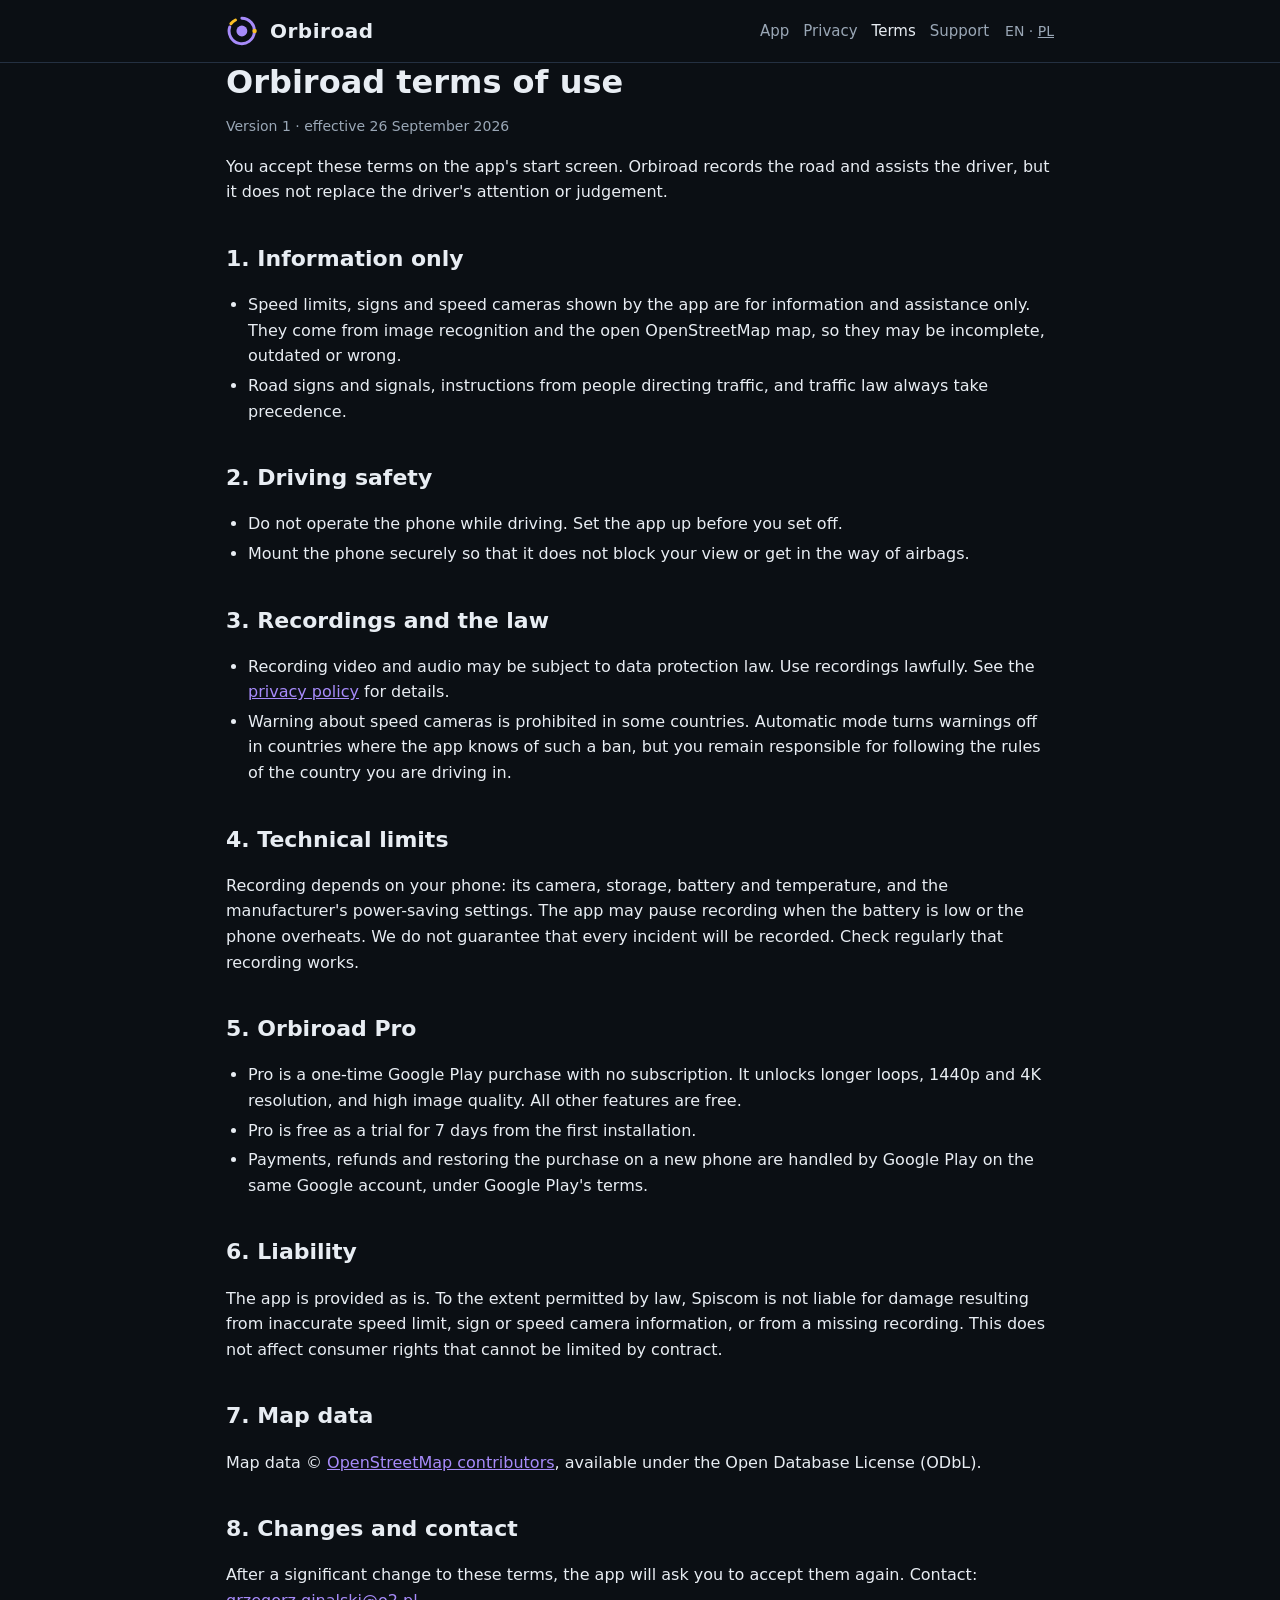
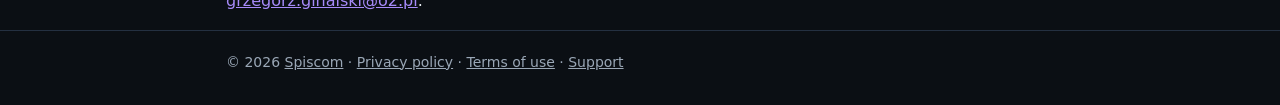
<file: orbiroad/terms/index.html>
<!doctype html>
<html lang="en">
<head>
<meta charset="utf-8">
<meta name="viewport" content="width=device-width, initial-scale=1">
<title>Terms of use – Orbiroad</title>
<link rel="icon" href="../../assets/spiscom-mark.svg" type="image/svg+xml">
<link rel="stylesheet" href="../../assets/style.css">
<link rel="alternate" hreflang="pl" href="../pl/terms/">
</head>
<body>
<header class="site"><div class="wrap">
  <a class="brand" href="../"><img src="../../assets/spiscom-mark.svg" alt="">Orbiroad</a>
  <nav class="main">
    <a href="../">App</a>
    <a href="../privacy/">Privacy</a>
    <a href="./" aria-current="page">Terms</a>
    <a href="../support/">Support</a>
  </nav>
  <span class="lang">EN · <a href="../pl/terms/" hreflang="pl">PL</a></span>
</div></header>

<main class="wrap">
  <h1>Orbiroad terms of use</h1>
  <p class="meta">Version 1 · effective 26 September 2026</p>

  <p>You accept these terms on the app's start screen. Orbiroad records the road and assists the driver, but it does not replace the driver's attention or judgement.</p>

  <h2>1. Information only</h2>
  <ul>
    <li>Speed limits, signs and speed cameras shown by the app are for information and assistance only. They come from image recognition and the open OpenStreetMap map, so they may be incomplete, outdated or wrong.</li>
    <li>Road signs and signals, instructions from people directing traffic, and traffic law always take precedence.</li>
  </ul>

  <h2>2. Driving safety</h2>
  <ul>
    <li>Do not operate the phone while driving. Set the app up before you set off.</li>
    <li>Mount the phone securely so that it does not block your view or get in the way of airbags.</li>
  </ul>

  <h2>3. Recordings and the law</h2>
  <ul>
    <li>Recording video and audio may be subject to data protection law. Use recordings lawfully. See the <a href="../privacy/">privacy policy</a> for details.</li>
    <li>Warning about speed cameras is prohibited in some countries. Automatic mode turns warnings off in countries where the app knows of such a ban, but you remain responsible for following the rules of the country you are driving in.</li>
  </ul>

  <h2>4. Technical limits</h2>
  <p>Recording depends on your phone: its camera, storage, battery and temperature, and the manufacturer's power-saving settings. The app may pause recording when the battery is low or the phone overheats.
  We do not guarantee that every incident will be recorded. Check regularly that recording works.</p>

  <h2>5. Orbiroad Pro</h2>
  <ul>
    <li>Pro is a one-time Google Play purchase with no subscription. It unlocks longer loops, 1440p and 4K resolution, and high image quality. All other features are free.</li>
    <li>Pro is free as a trial for 7 days from the first installation.</li>
    <li>Payments, refunds and restoring the purchase on a new phone are handled by Google Play on the same Google account, under Google Play's terms.</li>
  </ul>

  <h2>6. Liability</h2>
  <p>The app is provided as is. To the extent permitted by law, Spiscom is not liable for damage resulting from inaccurate speed limit, sign or speed camera information, or from a missing recording. This does not affect consumer rights that cannot be limited by contract.</p>

  <h2>7. Map data</h2>
  <p>Map data © <a href="https://www.openstreetmap.org/copyright">OpenStreetMap contributors</a>, available under the Open Database License (ODbL).</p>

  <h2>8. Changes and contact</h2>
  <p>After a significant change to these terms, the app will ask you to accept them again. Contact: <a href="mailto:grzegorz.ginalski@o2.pl">grzegorz.ginalski@o2.pl</a>.</p>
</main>

<footer class="site"><div class="wrap">
  © 2026 <a href="../../">Spiscom</a> · <a href="../privacy/">Privacy policy</a> · <a href="./">Terms of use</a> · <a href="../support/">Support</a>
</div></footer>
</body>
</html>
</file>
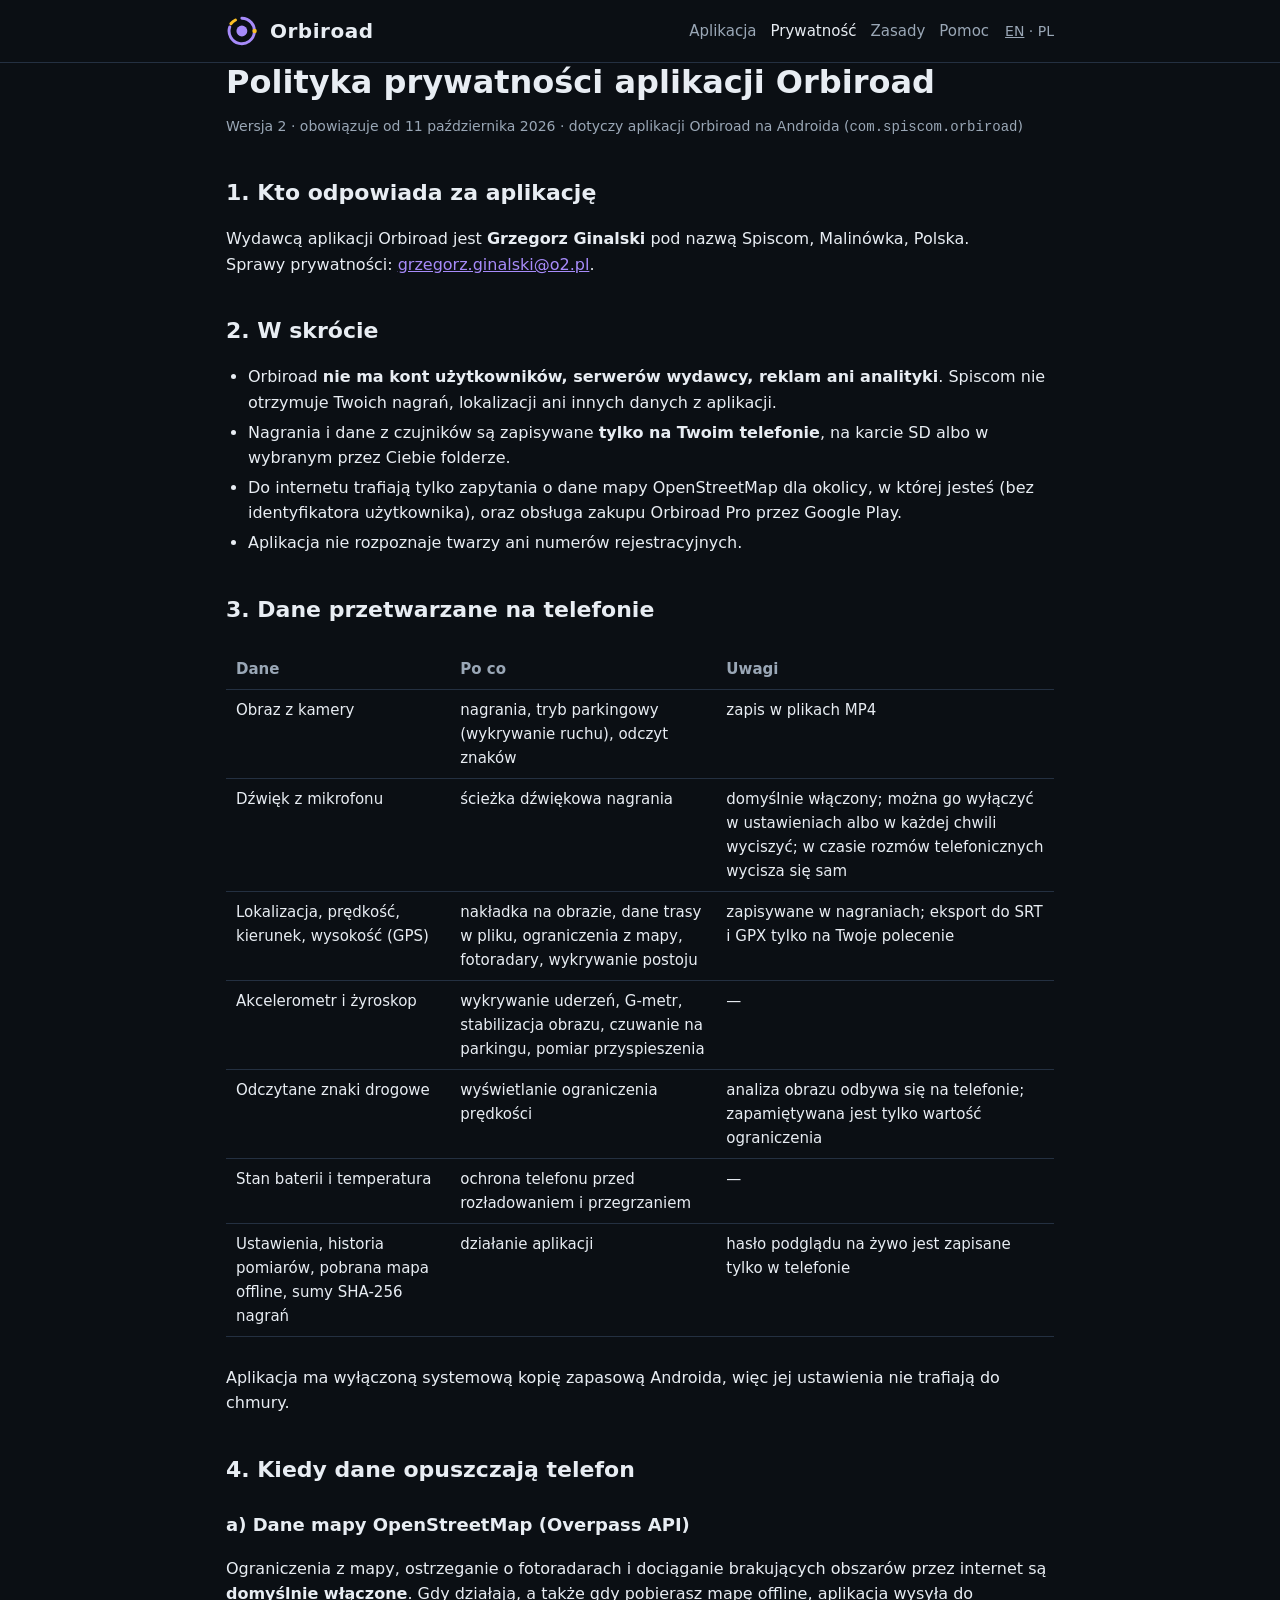
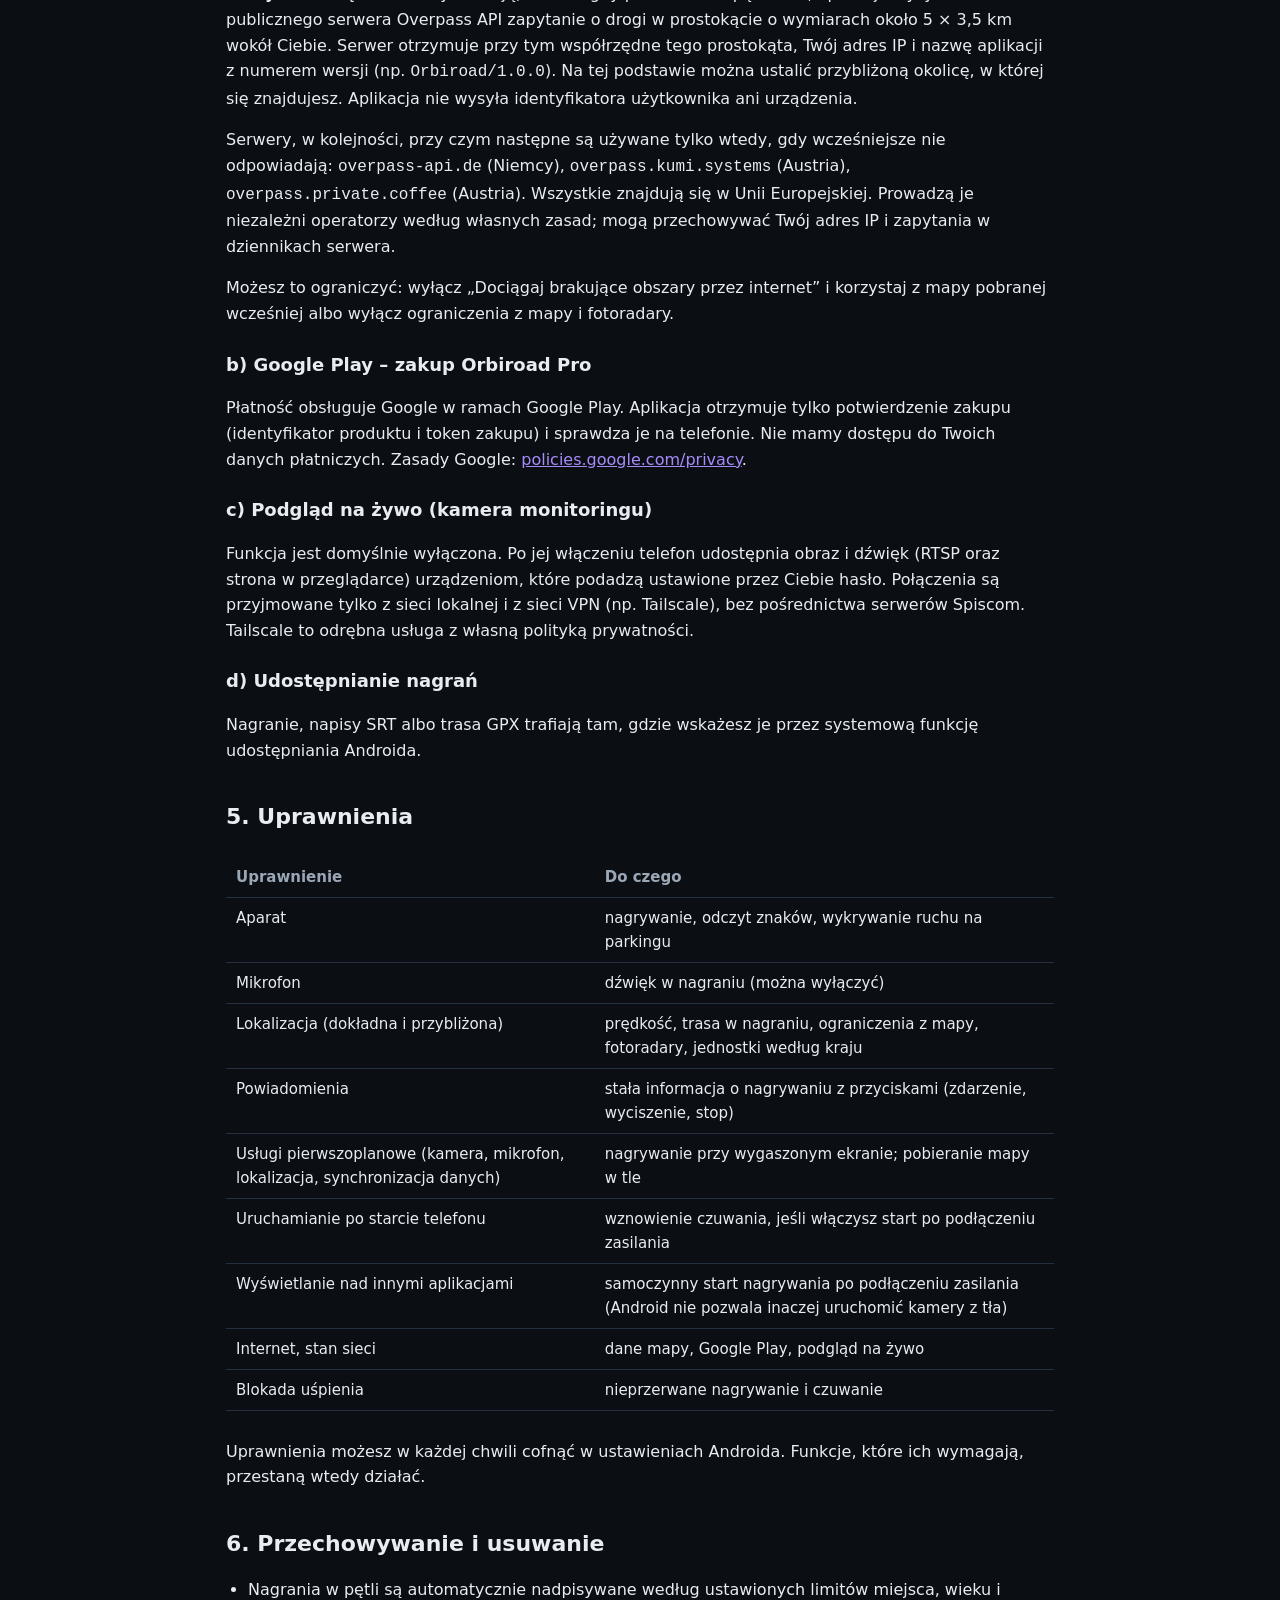
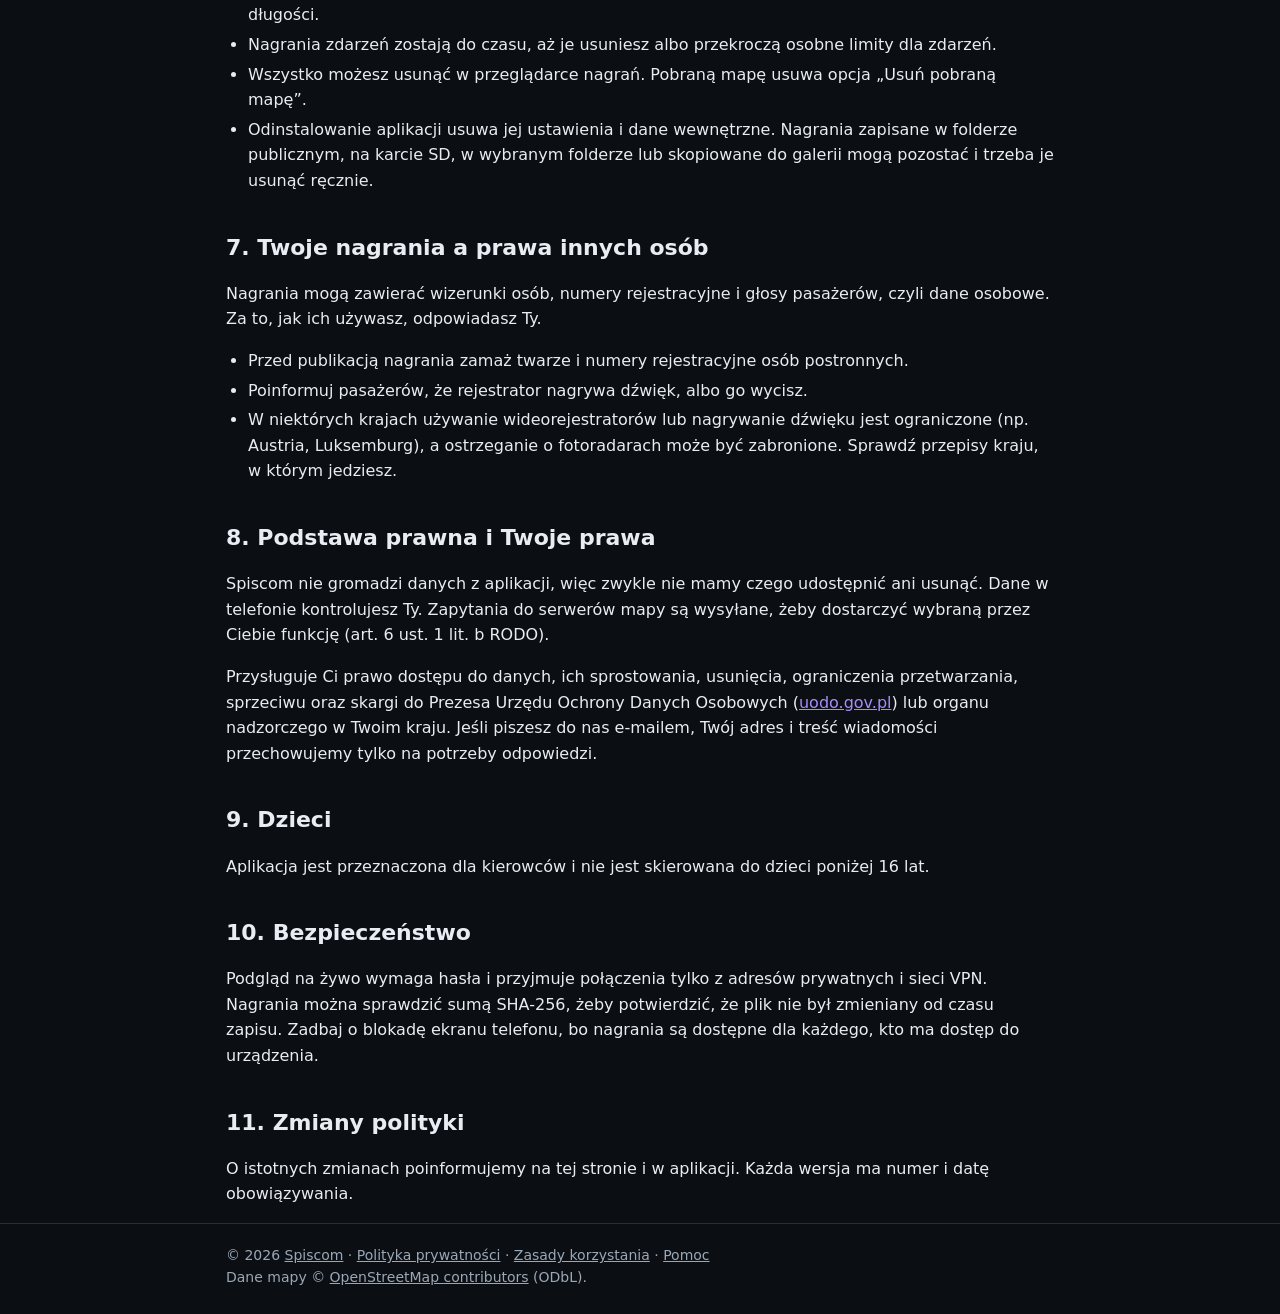
<file: orbiroad/pl/privacy/index.html>
<!doctype html>
<html lang="pl">
<head>
<meta charset="utf-8">
<meta name="viewport" content="width=device-width, initial-scale=1">
<title>Polityka prywatności – Orbiroad</title>
<meta name="description" content="Jakie dane przetwarza aplikacja Orbiroad, gdzie są przechowywane i kiedy opuszczają telefon.">
<link rel="icon" href="../../../assets/spiscom-mark.svg" type="image/svg+xml">
<link rel="stylesheet" href="../../../assets/style.css">
</head>
<body>
<header class="site"><div class="wrap">
  <a class="brand" href="../"><img src="../../../assets/spiscom-mark.svg" alt="">Orbiroad</a>
  <nav class="main">
    <a href="../">Aplikacja</a>
    <a href="./" aria-current="page">Prywatność</a>
    <a href="../terms/">Zasady</a>
    <a href="../support/">Pomoc</a>
  </nav>
  <span class="lang"><a href="../../privacy/" hreflang="en">EN</a> · PL</span>
</div></header>

<main class="wrap">
  <h1>Polityka prywatności aplikacji Orbiroad</h1>
  <p class="meta">Wersja 2 · obowiązuje od 11 października 2026 · dotyczy aplikacji Orbiroad na Androida (<code>com.spiscom.orbiroad</code>)</p>

  <h2>1. Kto odpowiada za aplikację</h2>
  <p>Wydawcą aplikacji Orbiroad jest <strong>Grzegorz Ginalski</strong> pod nazwą Spiscom, Malinówka, Polska.<br>
  Sprawy prywatności: <a href="mailto:grzegorz.ginalski@o2.pl">grzegorz.ginalski@o2.pl</a>.</p>

  <h2>2. W skrócie</h2>
  <ul>
    <li>Orbiroad <strong>nie ma kont użytkowników, serwerów wydawcy, reklam ani analityki</strong>. Spiscom nie otrzymuje Twoich nagrań, lokalizacji ani innych danych z aplikacji.</li>
    <li>Nagrania i dane z czujników są zapisywane <strong>tylko na Twoim telefonie</strong>, na karcie SD albo w wybranym przez Ciebie folderze.</li>
    <li>Do internetu trafiają tylko zapytania o dane mapy OpenStreetMap dla okolicy, w której jesteś (bez identyfikatora użytkownika), oraz obsługa zakupu Orbiroad Pro przez Google Play.</li>
    <li>Aplikacja nie rozpoznaje twarzy ani numerów rejestracyjnych.</li>
  </ul>

  <h2>3. Dane przetwarzane na telefonie</h2>
  <div class="table-scroll"><table>
    <tr><th>Dane</th><th>Po co</th><th>Uwagi</th></tr>
    <tr><td>Obraz z kamery</td><td>nagrania, tryb parkingowy (wykrywanie ruchu), odczyt znaków</td><td>zapis w plikach MP4</td></tr>
    <tr><td>Dźwięk z mikrofonu</td><td>ścieżka dźwiękowa nagrania</td><td>domyślnie włączony; można go wyłączyć w ustawieniach albo w każdej chwili wyciszyć; w czasie rozmów telefonicznych wycisza się sam</td></tr>
    <tr><td>Lokalizacja, prędkość, kierunek, wysokość (GPS)</td><td>nakładka na obrazie, dane trasy w pliku, ograniczenia z mapy, fotoradary, wykrywanie postoju</td><td>zapisywane w nagraniach; eksport do SRT i GPX tylko na Twoje polecenie</td></tr>
    <tr><td>Akcelerometr i żyroskop</td><td>wykrywanie uderzeń, G-metr, stabilizacja obrazu, czuwanie na parkingu, pomiar przyspieszenia</td><td>—</td></tr>
    <tr><td>Odczytane znaki drogowe</td><td>wyświetlanie ograniczenia prędkości</td><td>analiza obrazu odbywa się na telefonie; zapamiętywana jest tylko wartość ograniczenia</td></tr>
    <tr><td>Stan baterii i temperatura</td><td>ochrona telefonu przed rozładowaniem i przegrzaniem</td><td>—</td></tr>
    <tr><td>Ustawienia, historia pomiarów, pobrana mapa offline, sumy SHA-256 nagrań</td><td>działanie aplikacji</td><td>hasło podglądu na żywo jest zapisane tylko w telefonie</td></tr>
  </table></div>
  <p>Aplikacja ma wyłączoną systemową kopię zapasową Androida, więc jej ustawienia nie trafiają do chmury.</p>

  <h2>4. Kiedy dane opuszczają telefon</h2>
  <h3>a) Dane mapy OpenStreetMap (Overpass API)</h3>
  <p>Ograniczenia z mapy, ostrzeganie o fotoradarach i dociąganie brakujących obszarów przez internet są <strong>domyślnie włączone</strong>. Gdy działają, a także gdy pobierasz mapę offline, aplikacja wysyła do publicznego serwera Overpass API zapytanie o drogi w prostokącie o wymiarach około 5 × 3,5 km wokół Ciebie.
  Serwer otrzymuje przy tym współrzędne tego prostokąta, Twój adres IP i nazwę aplikacji z numerem wersji (np. <code>Orbiroad/1.0.0</code>). Na tej podstawie można ustalić przybliżoną okolicę, w której się znajdujesz.
  Aplikacja nie wysyła identyfikatora użytkownika ani urządzenia.</p>
  <p>Serwery, w kolejności, przy czym następne są używane tylko wtedy, gdy wcześniejsze nie odpowiadają: <code>overpass-api.de</code> (Niemcy), <code>overpass.kumi.systems</code> (Austria), <code>overpass.private.coffee</code> (Austria).
  Wszystkie znajdują się w Unii Europejskiej. Prowadzą je niezależni operatorzy według własnych zasad; mogą przechowywać Twój adres IP i zapytania w dziennikach serwera.</p>
  <p>Możesz to ograniczyć: wyłącz „Dociągaj brakujące obszary przez internet” i korzystaj z mapy pobranej wcześniej albo wyłącz ograniczenia z mapy i fotoradary.</p>

  <h3>b) Google Play – zakup Orbiroad Pro</h3>
  <p>Płatność obsługuje Google w ramach Google Play. Aplikacja otrzymuje tylko potwierdzenie zakupu (identyfikator produktu i token zakupu) i sprawdza je na telefonie. Nie mamy dostępu do Twoich danych płatniczych.
  Zasady Google: <a href="https://policies.google.com/privacy">policies.google.com/privacy</a>.</p>

  <h3>c) Podgląd na żywo (kamera monitoringu)</h3>
  <p>Funkcja jest domyślnie wyłączona. Po jej włączeniu telefon udostępnia obraz i dźwięk (RTSP oraz strona w przeglądarce) urządzeniom, które podadzą ustawione przez Ciebie hasło.
  Połączenia są przyjmowane tylko z sieci lokalnej i z sieci VPN (np. Tailscale), bez pośrednictwa serwerów Spiscom. Tailscale to odrębna usługa z własną polityką prywatności.</p>

  <h3>d) Udostępnianie nagrań</h3>
  <p>Nagranie, napisy SRT albo trasa GPX trafiają tam, gdzie wskażesz je przez systemową funkcję udostępniania Androida.</p>

  <h2>5. Uprawnienia</h2>
  <div class="table-scroll"><table>
    <tr><th>Uprawnienie</th><th>Do czego</th></tr>
    <tr><td>Aparat</td><td>nagrywanie, odczyt znaków, wykrywanie ruchu na parkingu</td></tr>
    <tr><td>Mikrofon</td><td>dźwięk w nagraniu (można wyłączyć)</td></tr>
    <tr><td>Lokalizacja (dokładna i przybliżona)</td><td>prędkość, trasa w nagraniu, ograniczenia z mapy, fotoradary, jednostki według kraju</td></tr>
    <tr><td>Powiadomienia</td><td>stała informacja o nagrywaniu z przyciskami (zdarzenie, wyciszenie, stop)</td></tr>
    <tr><td>Usługi pierwszoplanowe (kamera, mikrofon, lokalizacja, synchronizacja danych)</td><td>nagrywanie przy wygaszonym ekranie; pobieranie mapy w tle</td></tr>
    <tr><td>Uruchamianie po starcie telefonu</td><td>wznowienie czuwania, jeśli włączysz start po podłączeniu zasilania</td></tr>
    <tr><td>Wyświetlanie nad innymi aplikacjami</td><td>samoczynny start nagrywania po podłączeniu zasilania (Android nie pozwala inaczej uruchomić kamery z tła)</td></tr>
    <tr><td>Internet, stan sieci</td><td>dane mapy, Google Play, podgląd na żywo</td></tr>
    <tr><td>Blokada uśpienia</td><td>nieprzerwane nagrywanie i czuwanie</td></tr>
  </table></div>
  <p>Uprawnienia możesz w każdej chwili cofnąć w ustawieniach Androida. Funkcje, które ich wymagają, przestaną wtedy działać.</p>

  <h2>6. Przechowywanie i usuwanie</h2>
  <ul>
    <li>Nagrania w pętli są automatycznie nadpisywane według ustawionych limitów miejsca, wieku i długości.</li>
    <li>Nagrania zdarzeń zostają do czasu, aż je usuniesz albo przekroczą osobne limity dla zdarzeń.</li>
    <li>Wszystko możesz usunąć w przeglądarce nagrań. Pobraną mapę usuwa opcja „Usuń pobraną mapę”.</li>
    <li>Odinstalowanie aplikacji usuwa jej ustawienia i dane wewnętrzne. Nagrania zapisane w folderze publicznym, na karcie SD, w wybranym folderze lub skopiowane do galerii mogą pozostać i trzeba je usunąć ręcznie.</li>
  </ul>

  <h2>7. Twoje nagrania a prawa innych osób</h2>
  <p>Nagrania mogą zawierać wizerunki osób, numery rejestracyjne i głosy pasażerów, czyli dane osobowe. Za to, jak ich używasz, odpowiadasz Ty.</p>
  <ul>
    <li>Przed publikacją nagrania zamaż twarze i numery rejestracyjne osób postronnych.</li>
    <li>Poinformuj pasażerów, że rejestrator nagrywa dźwięk, albo go wycisz.</li>
    <li>W niektórych krajach używanie wideorejestratorów lub nagrywanie dźwięku jest ograniczone (np. Austria, Luksemburg), a ostrzeganie o fotoradarach może być zabronione. Sprawdź przepisy kraju, w którym jedziesz.</li>
  </ul>

  <h2>8. Podstawa prawna i Twoje prawa</h2>
  <p>Spiscom nie gromadzi danych z aplikacji, więc zwykle nie mamy czego udostępnić ani usunąć. Dane w telefonie kontrolujesz Ty.
  Zapytania do serwerów mapy są wysyłane, żeby dostarczyć wybraną przez Ciebie funkcję (art. 6 ust. 1 lit. b RODO).</p>
  <p>Przysługuje Ci prawo dostępu do danych, ich sprostowania, usunięcia, ograniczenia przetwarzania, sprzeciwu oraz skargi do Prezesa Urzędu Ochrony Danych Osobowych (<a href="https://uodo.gov.pl">uodo.gov.pl</a>) lub organu nadzorczego w Twoim kraju.
  Jeśli piszesz do nas e-mailem, Twój adres i treść wiadomości przechowujemy tylko na potrzeby odpowiedzi.</p>

  <h2>9. Dzieci</h2>
  <p>Aplikacja jest przeznaczona dla kierowców i nie jest skierowana do dzieci poniżej 16 lat.</p>

  <h2>10. Bezpieczeństwo</h2>
  <p>Podgląd na żywo wymaga hasła i przyjmuje połączenia tylko z adresów prywatnych i sieci VPN. Nagrania można sprawdzić sumą SHA-256, żeby potwierdzić, że plik nie był zmieniany od czasu zapisu.
  Zadbaj o blokadę ekranu telefonu, bo nagrania są dostępne dla każdego, kto ma dostęp do urządzenia.</p>

  <h2>11. Zmiany polityki</h2>
  <p>O istotnych zmianach poinformujemy na tej stronie i w aplikacji. Każda wersja ma numer i datę obowiązywania.</p>
</main>

<footer class="site"><div class="wrap">
  © 2026 <a href="../../../pl/">Spiscom</a> · <a href="./">Polityka prywatności</a> · <a href="../terms/">Zasady korzystania</a> · <a href="../support/">Pomoc</a><br>
  Dane mapy © <a href="https://www.openstreetmap.org/copyright">OpenStreetMap contributors</a> (ODbL).
</div></footer>
</body>
</html>
</file>
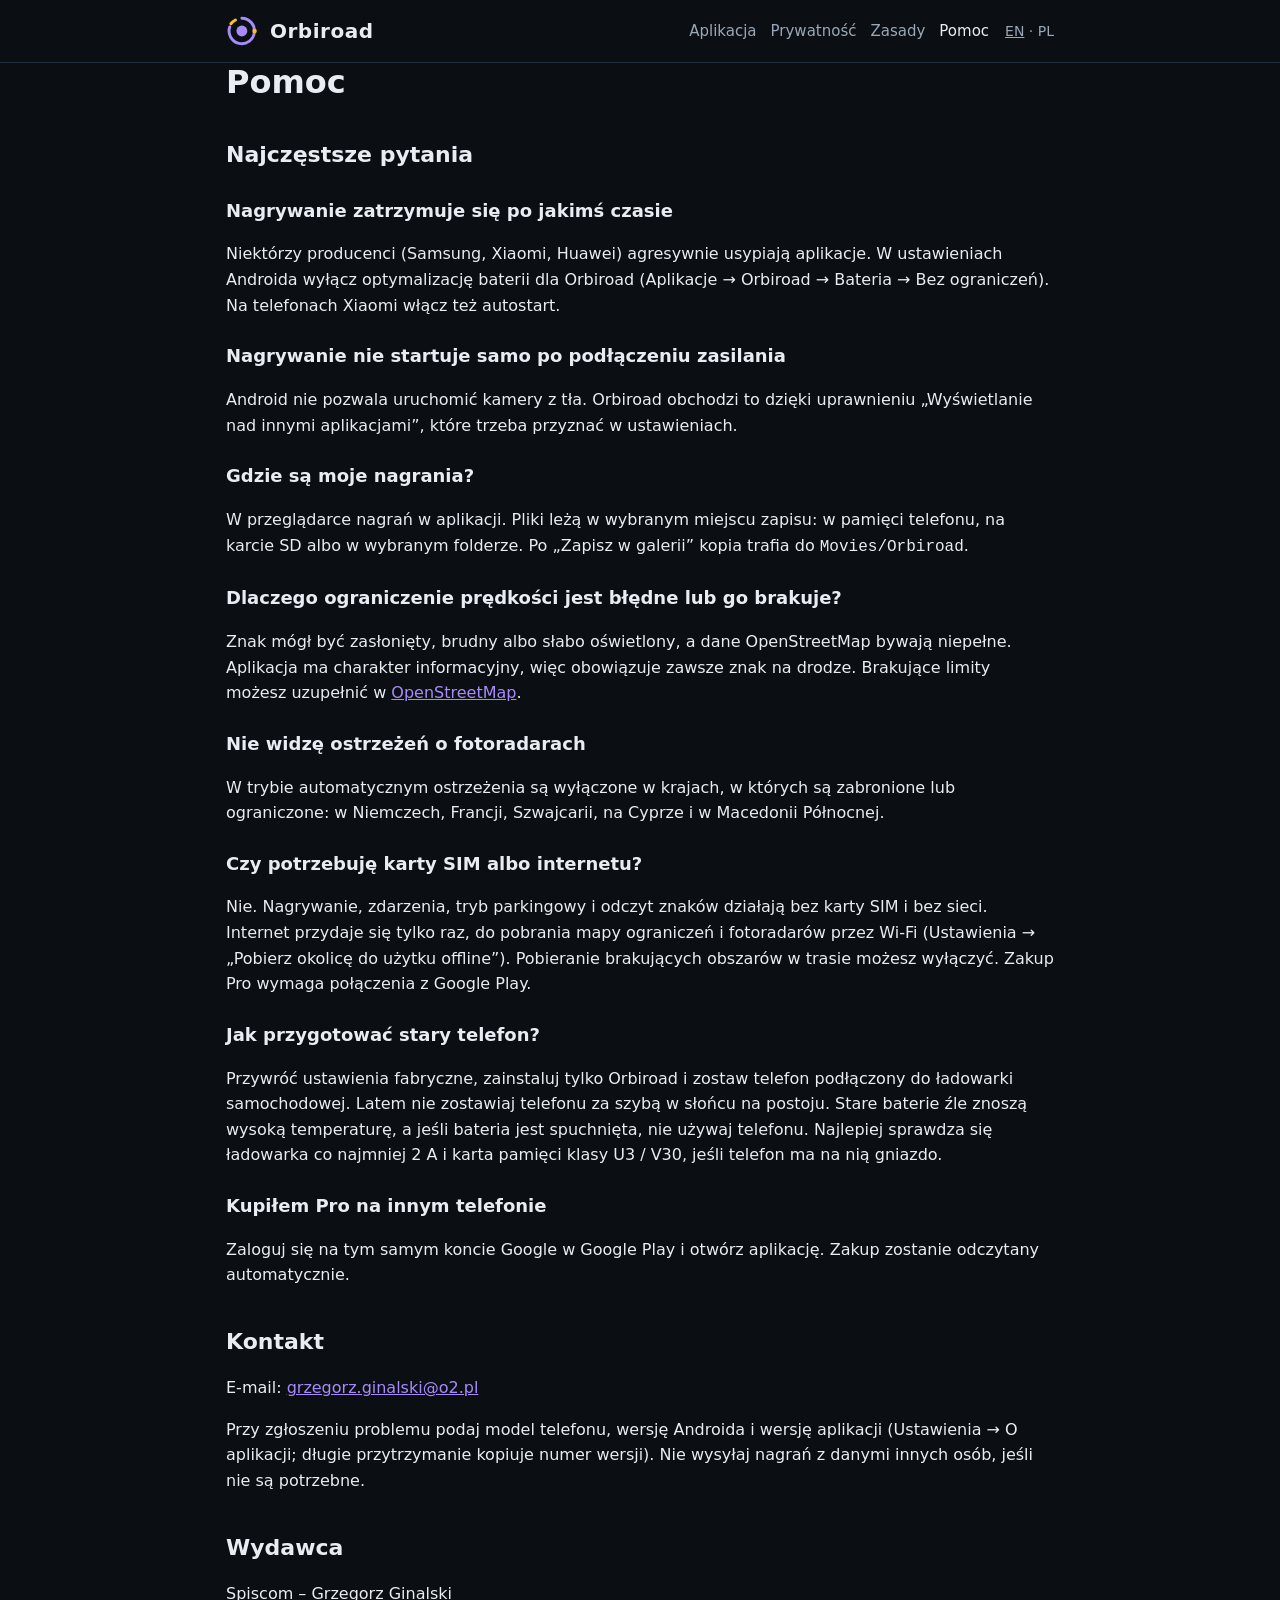
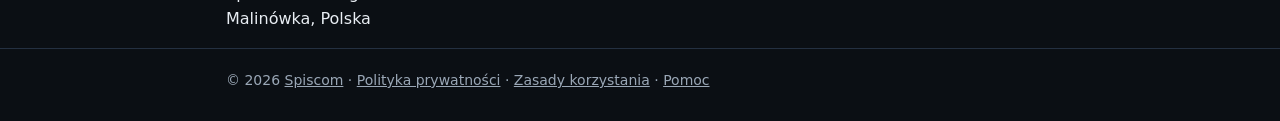
<file: orbiroad/pl/support/index.html>
<!doctype html>
<html lang="pl">
<head>
<meta charset="utf-8">
<meta name="viewport" content="width=device-width, initial-scale=1">
<title>Pomoc i kontakt – Orbiroad</title>
<link rel="icon" href="../../../assets/spiscom-mark.svg" type="image/svg+xml">
<link rel="stylesheet" href="../../../assets/style.css">
</head>
<body>
<header class="site"><div class="wrap">
  <a class="brand" href="../"><img src="../../../assets/spiscom-mark.svg" alt="">Orbiroad</a>
  <nav class="main">
    <a href="../">Aplikacja</a>
    <a href="../privacy/">Prywatność</a>
    <a href="../terms/">Zasady</a>
    <a href="./" aria-current="page">Pomoc</a>
  </nav>
  <span class="lang"><a href="../../support/" hreflang="en">EN</a> · PL</span>
</div></header>

<main class="wrap">
  <h1>Pomoc</h1>

  <h2>Najczęstsze pytania</h2>

  <h3>Nagrywanie zatrzymuje się po jakimś czasie</h3>
  <p>Niektórzy producenci (Samsung, Xiaomi, Huawei) agresywnie usypiają aplikacje. W ustawieniach Androida wyłącz optymalizację baterii dla Orbiroad (Aplikacje → Orbiroad → Bateria → Bez ograniczeń).
  Na telefonach Xiaomi włącz też autostart.</p>

  <h3>Nagrywanie nie startuje samo po podłączeniu zasilania</h3>
  <p>Android nie pozwala uruchomić kamery z tła. Orbiroad obchodzi to dzięki uprawnieniu „Wyświetlanie nad innymi aplikacjami”, które trzeba przyznać w ustawieniach.</p>

  <h3>Gdzie są moje nagrania?</h3>
  <p>W przeglądarce nagrań w aplikacji. Pliki leżą w wybranym miejscu zapisu: w pamięci telefonu, na karcie SD albo w wybranym folderze. Po „Zapisz w galerii” kopia trafia do <code>Movies/Orbiroad</code>.</p>

  <h3>Dlaczego ograniczenie prędkości jest błędne lub go brakuje?</h3>
  <p>Znak mógł być zasłonięty, brudny albo słabo oświetlony, a dane OpenStreetMap bywają niepełne. Aplikacja ma charakter informacyjny, więc obowiązuje zawsze znak na drodze.
  Brakujące limity możesz uzupełnić w <a href="https://www.openstreetmap.org">OpenStreetMap</a>.</p>

  <h3>Nie widzę ostrzeżeń o fotoradarach</h3>
  <p>W trybie automatycznym ostrzeżenia są wyłączone w krajach, w których są zabronione lub ograniczone: w Niemczech, Francji, Szwajcarii, na Cyprze i w Macedonii Północnej.</p>

  <h3>Czy potrzebuję karty SIM albo internetu?</h3>
  <p>Nie. Nagrywanie, zdarzenia, tryb parkingowy i odczyt znaków działają bez karty SIM i bez sieci. Internet przydaje się tylko raz, do pobrania mapy ograniczeń i fotoradarów przez Wi-Fi (Ustawienia → „Pobierz okolicę do użytku offline”).
  Pobieranie brakujących obszarów w trasie możesz wyłączyć. Zakup Pro wymaga połączenia z Google Play.</p>

  <h3>Jak przygotować stary telefon?</h3>
  <p>Przywróć ustawienia fabryczne, zainstaluj tylko Orbiroad i zostaw telefon podłączony do ładowarki samochodowej. Latem nie zostawiaj telefonu za szybą w słońcu na postoju.
  Stare baterie źle znoszą wysoką temperaturę, a jeśli bateria jest spuchnięta, nie używaj telefonu. Najlepiej sprawdza się ładowarka co najmniej 2 A i karta pamięci klasy U3 / V30, jeśli telefon ma na nią gniazdo.</p>

  <h3>Kupiłem Pro na innym telefonie</h3>
  <p>Zaloguj się na tym samym koncie Google w Google Play i otwórz aplikację. Zakup zostanie odczytany automatycznie.</p>

  <h2 id="kontakt">Kontakt</h2>
  <p>E-mail: <a href="mailto:grzegorz.ginalski@o2.pl">grzegorz.ginalski@o2.pl</a></p>
  <p>Przy zgłoszeniu problemu podaj model telefonu, wersję Androida i wersję aplikacji (Ustawienia → O aplikacji; długie przytrzymanie kopiuje numer wersji). Nie wysyłaj nagrań z danymi innych osób, jeśli nie są potrzebne.</p>

  <h2>Wydawca</h2>
  <p>Spiscom – Grzegorz Ginalski<br>
  Malinówka, Polska</p>
</main>

<footer class="site"><div class="wrap">
  © 2026 <a href="../../../pl/">Spiscom</a> · <a href="../privacy/">Polityka prywatności</a> · <a href="../terms/">Zasady korzystania</a> · <a href="./">Pomoc</a>
</div></footer>
</body>
</html>
</file>
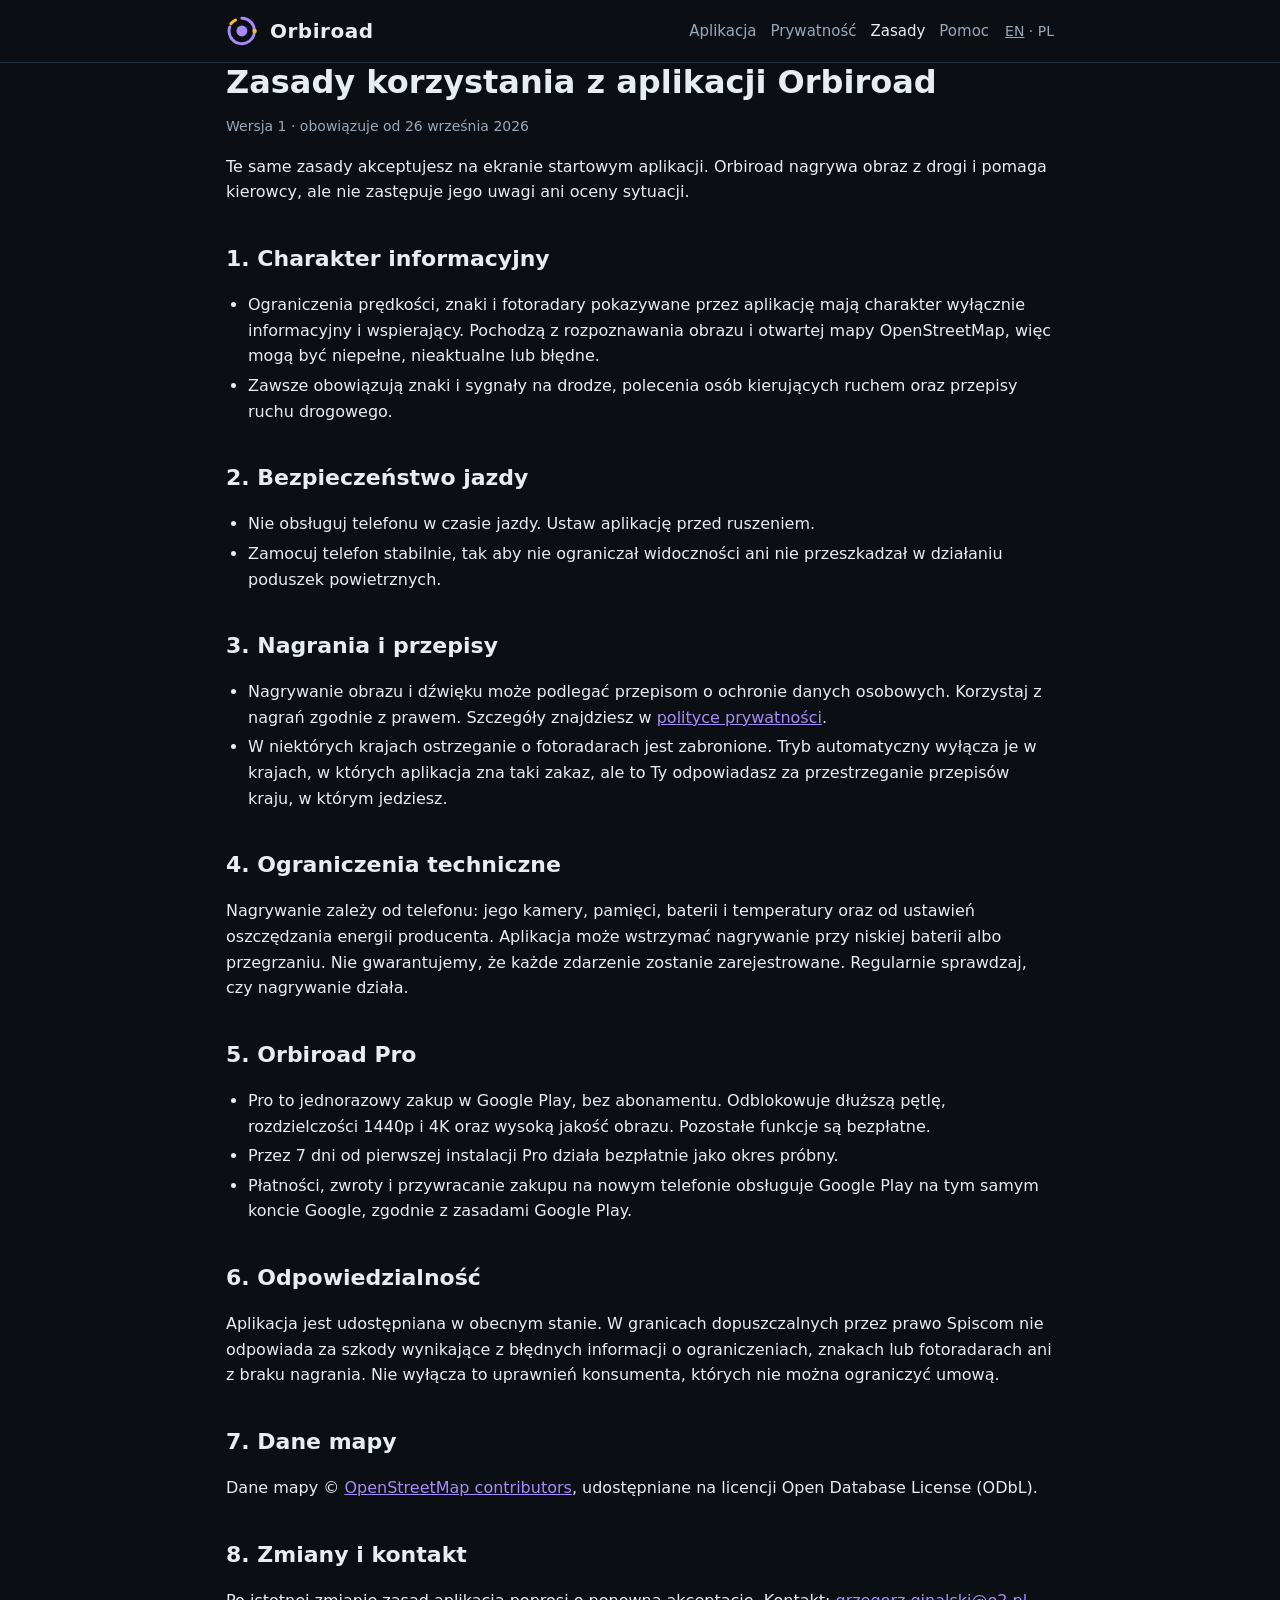
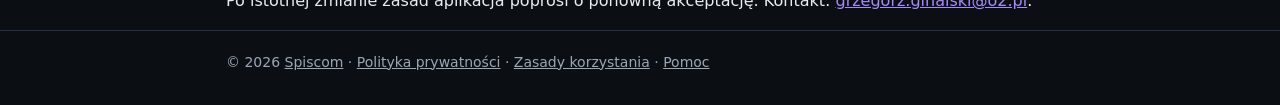
<file: orbiroad/pl/terms/index.html>
<!doctype html>
<html lang="pl">
<head>
<meta charset="utf-8">
<meta name="viewport" content="width=device-width, initial-scale=1">
<title>Zasady korzystania – Orbiroad</title>
<link rel="icon" href="../../../assets/spiscom-mark.svg" type="image/svg+xml">
<link rel="stylesheet" href="../../../assets/style.css">
</head>
<body>
<header class="site"><div class="wrap">
  <a class="brand" href="../"><img src="../../../assets/spiscom-mark.svg" alt="">Orbiroad</a>
  <nav class="main">
    <a href="../">Aplikacja</a>
    <a href="../privacy/">Prywatność</a>
    <a href="./" aria-current="page">Zasady</a>
    <a href="../support/">Pomoc</a>
  </nav>
  <span class="lang"><a href="../../terms/" hreflang="en">EN</a> · PL</span>
</div></header>

<main class="wrap">
  <h1>Zasady korzystania z aplikacji Orbiroad</h1>
  <p class="meta">Wersja 1 · obowiązuje od 26 września 2026</p>

  <p>Te same zasady akceptujesz na ekranie startowym aplikacji. Orbiroad nagrywa obraz z drogi i pomaga kierowcy, ale nie zastępuje jego uwagi ani oceny sytuacji.</p>

  <h2>1. Charakter informacyjny</h2>
  <ul>
    <li>Ograniczenia prędkości, znaki i fotoradary pokazywane przez aplikację mają charakter wyłącznie informacyjny i wspierający. Pochodzą z rozpoznawania obrazu i otwartej mapy OpenStreetMap, więc mogą być niepełne, nieaktualne lub błędne.</li>
    <li>Zawsze obowiązują znaki i sygnały na drodze, polecenia osób kierujących ruchem oraz przepisy ruchu drogowego.</li>
  </ul>

  <h2>2. Bezpieczeństwo jazdy</h2>
  <ul>
    <li>Nie obsługuj telefonu w czasie jazdy. Ustaw aplikację przed ruszeniem.</li>
    <li>Zamocuj telefon stabilnie, tak aby nie ograniczał widoczności ani nie przeszkadzał w działaniu poduszek powietrznych.</li>
  </ul>

  <h2>3. Nagrania i przepisy</h2>
  <ul>
    <li>Nagrywanie obrazu i dźwięku może podlegać przepisom o ochronie danych osobowych. Korzystaj z nagrań zgodnie z prawem. Szczegóły znajdziesz w <a href="../privacy/">polityce prywatności</a>.</li>
    <li>W niektórych krajach ostrzeganie o fotoradarach jest zabronione. Tryb automatyczny wyłącza je w krajach, w których aplikacja zna taki zakaz, ale to Ty odpowiadasz za przestrzeganie przepisów kraju, w którym jedziesz.</li>
  </ul>

  <h2>4. Ograniczenia techniczne</h2>
  <p>Nagrywanie zależy od telefonu: jego kamery, pamięci, baterii i temperatury oraz od ustawień oszczędzania energii producenta. Aplikacja może wstrzymać nagrywanie przy niskiej baterii albo przegrzaniu.
  Nie gwarantujemy, że każde zdarzenie zostanie zarejestrowane. Regularnie sprawdzaj, czy nagrywanie działa.</p>

  <h2>5. Orbiroad Pro</h2>
  <ul>
    <li>Pro to jednorazowy zakup w Google Play, bez abonamentu. Odblokowuje dłuższą pętlę, rozdzielczości 1440p i 4K oraz wysoką jakość obrazu. Pozostałe funkcje są bezpłatne.</li>
    <li>Przez 7 dni od pierwszej instalacji Pro działa bezpłatnie jako okres próbny.</li>
    <li>Płatności, zwroty i przywracanie zakupu na nowym telefonie obsługuje Google Play na tym samym koncie Google, zgodnie z zasadami Google Play.</li>
  </ul>

  <h2>6. Odpowiedzialność</h2>
  <p>Aplikacja jest udostępniana w obecnym stanie. W granicach dopuszczalnych przez prawo Spiscom nie odpowiada za szkody wynikające z błędnych informacji o ograniczeniach, znakach lub fotoradarach ani z braku nagrania. Nie wyłącza to uprawnień konsumenta, których nie można ograniczyć umową.</p>

  <h2>7. Dane mapy</h2>
  <p>Dane mapy © <a href="https://www.openstreetmap.org/copyright">OpenStreetMap contributors</a>, udostępniane na licencji Open Database License (ODbL).</p>

  <h2>8. Zmiany i kontakt</h2>
  <p>Po istotnej zmianie zasad aplikacja poprosi o ponowną akceptację. Kontakt: <a href="mailto:grzegorz.ginalski@o2.pl">grzegorz.ginalski@o2.pl</a>.</p>
</main>

<footer class="site"><div class="wrap">
  © 2026 <a href="../../../pl/">Spiscom</a> · <a href="../privacy/">Polityka prywatności</a> · <a href="./">Zasady korzystania</a> · <a href="../support/">Pomoc</a>
</div></footer>
</body>
</html>
</file>
<file: assets/style.css>
:root {
  --bg: #0b0f14;
  --surface: #121821;
  --line: #243041;
  --text: #e8edf3;
  --muted: #9aa7b6;
  --violet: #a78bfa;
  --amber: #fbbf24;
  --todo-bg: #5b1d1d;
  --todo-text: #ffd6d6;
}

* { box-sizing: border-box; }

html { -webkit-text-size-adjust: 100%; }

body {
  margin: 0;
  background: var(--bg);
  color: var(--text);
  font: 16px/1.6 system-ui, -apple-system, "Segoe UI", Roboto, Arial, sans-serif;
}

a { color: var(--violet); }
a:hover { color: var(--amber); }

.wrap { max-width: 860px; margin: 0 auto; padding: 0 16px; }

header.site {
  border-bottom: 1px solid var(--line);
  padding: 14px 0;
}
header.site .wrap { display: flex; align-items: center; gap: 16px; flex-wrap: wrap; }
.brand { display: flex; align-items: center; gap: 10px; color: var(--text); text-decoration: none; font-weight: 700; font-size: 20px; letter-spacing: .5px; }
.brand img { width: 34px; height: 34px; }
nav.main { display: flex; gap: 14px; flex-wrap: wrap; margin-left: auto; font-size: 15px; }
nav.main a { color: var(--muted); text-decoration: none; }
nav.main a:hover, nav.main a[aria-current] { color: var(--text); }
.lang { font-size: 14px; color: var(--muted); }
.lang a { color: var(--muted); }

main { padding: 32px 0 48px; }

h1 { font-size: 32px; line-height: 1.2; margin: 0 0 8px; }
h2 { font-size: 22px; margin: 36px 0 10px; }
h3 { font-size: 18px; margin: 24px 0 8px; }
.lead { font-size: 19px; color: var(--muted); margin: 0 0 24px; }
.meta { color: var(--muted); font-size: 14px; }

.hero { padding: 24px 0 8px; }
.hero .tag { color: var(--amber); font-weight: 600; letter-spacing: .4px; }

.cards { display: grid; grid-template-columns: repeat(auto-fit, minmax(230px, 1fr)); gap: 14px; margin: 20px 0; }
.card { background: var(--surface); border: 1px solid var(--line); border-radius: 10px; padding: 16px; }
.card h3 { margin-top: 0; font-size: 17px; }
.card p { margin: 0; color: var(--muted); font-size: 15px; }

.box { background: var(--surface); border: 1px solid var(--line); border-left: 4px solid var(--violet); border-radius: 8px; padding: 12px 16px; margin: 16px 0; }
.box.warn { border-left-color: var(--amber); }

.btn { display: inline-block; background: var(--violet); color: #0b0f14; font-weight: 700; padding: 10px 18px; border-radius: 8px; text-decoration: none; }
.btn:hover { background: var(--amber); color: #0b0f14; }

.table-scroll { overflow-x: auto; }
table { border-collapse: collapse; width: 100%; margin: 12px 0; font-size: 15px; }
th, td { text-align: left; vertical-align: top; padding: 8px 10px; border-bottom: 1px solid var(--line); }
th { color: var(--muted); font-weight: 600; }

ul, ol { padding-left: 22px; }
li { margin: 4px 0; }

/* Miejsca do uzupełnienia przed publikacją – widoczne celowo. */
.todo { background: var(--todo-bg); color: var(--todo-text); padding: 0 4px; border-radius: 3px; }

footer.site { border-top: 1px solid var(--line); padding: 20px 0 32px; color: var(--muted); font-size: 14px; }
footer.site a { color: var(--muted); }

@media (max-width: 560px) {
  h1 { font-size: 26px; }
  nav.main { margin-left: 0; width: 100%; }
}
</file>
